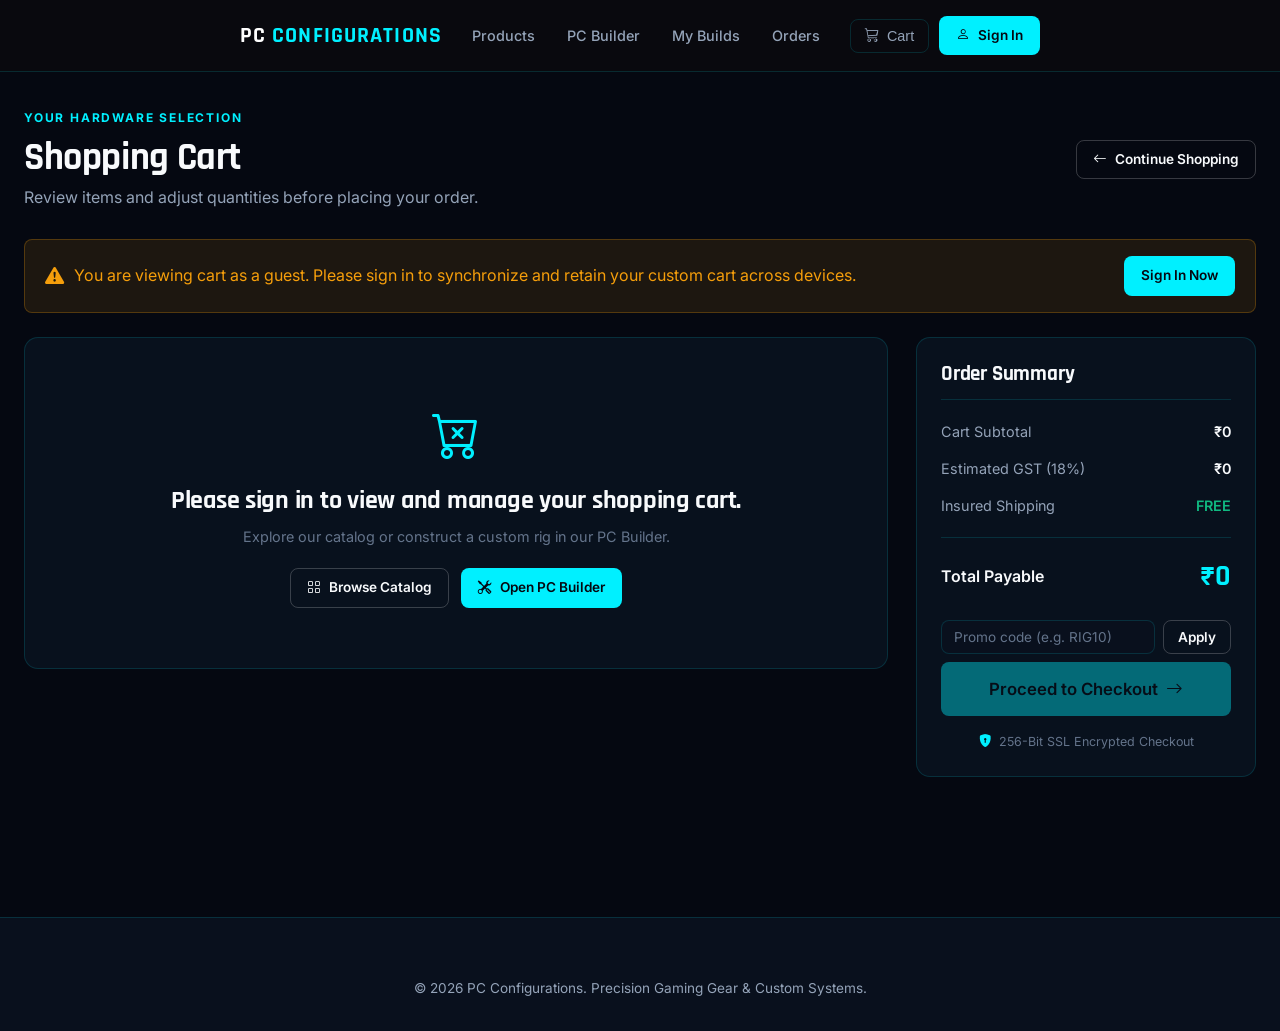
<file: frontend/pages/cart.html>
<!DOCTYPE html>
<html lang="en">
<head>
  <meta charset="UTF-8">
  <meta name="viewport" content="width=device-width, initial-scale=1.0">
  <title>Shopping Cart — PC Configurations</title>
  <meta name="description" content="Review your custom PC components and accessories before proceeding to secure checkout.">
  <link rel="stylesheet" href="https://cdn.jsdelivr.net/npm/bootstrap-icons@1.11.3/font/bootstrap-icons.min.css">
  <link rel="stylesheet" href="../css/style.css">
</head>
<body>

  <main class="page-main">
    <div class="container" style="padding-top: 36px; padding-bottom: 60px;">
      
      <!-- Cart Header -->
      <div style="display:flex; justify-content:space-between; align-items:center; flex-wrap:wrap; gap:16px; margin-bottom:28px;">
        <div>
          <div class="section-label">Your Hardware Selection</div>
          <h1 style="font-size:2.4rem; margin-bottom:4px;">Shopping Cart</h1>
          <p id="cart-item-summary">Review items and adjust quantities before placing your order.</p>
        </div>
        <div style="display:flex; gap:12px;">
          <a href="./products.html" class="btn btn-outline btn-sm">
            <i class="bi bi-arrow-left"></i> Continue Shopping
          </a>
          <button class="btn btn-danger btn-sm" id="btn-clear-cart" style="display:none;">
            <i class="bi bi-trash"></i> Clear Cart
          </button>
        </div>
      </div>

      <!-- Auth Warning if guest -->
      <div id="auth-alert" style="display:none; padding:16px 20px; border-radius:var(--radius-sm); background:rgba(245,158,11,0.1); border:1px solid rgba(245,158,11,0.25); color:var(--yellow); margin-bottom:24px; align-items:center; justify-content:space-between; flex-wrap:wrap; gap:12px;">
        <div style="display:flex; align-items:center; gap:10px;">
          <i class="bi bi-exclamation-triangle-fill" style="font-size:1.2rem;"></i>
          <span>You are viewing cart as a guest. Please sign in to synchronize and retain your custom cart across devices.</span>
        </div>
        <a href="./login.html" class="btn btn-primary btn-sm">Sign In Now</a>
      </div>

      <!-- Cart Layout -->
      <div class="cart-layout" id="cart-container">
        
        <!-- Left: Items list -->
        <div style="display:flex; flex-direction:column; gap:16px;" id="cart-items-list">
          <div style="text-align:center; padding:60px; background:var(--bg-card); border-radius:var(--radius); border:1px solid var(--border);">
            <div class="spinner" style="margin:0 auto 16px;"></div>
            <p>Loading your cart items...</p>
          </div>
        </div>

        <!-- Right: Summary Card -->
        <aside style="background:var(--bg-card); border:1px solid var(--border); border-radius:var(--radius); padding:24px; position:sticky; top:calc(var(--nav-h) + 20px);">
          <h3 style="font-family:'Rajdhani'; font-size:1.3rem; margin-bottom:20px; padding-bottom:12px; border-bottom:1px solid var(--border);">
            Order Summary
          </h3>

          <div style="display:flex; flex-direction:column; gap:14px; margin-bottom:20px; font-size:0.9rem;">
            <div style="display:flex; justify-content:space-between; color:var(--text-secondary);">
              <span>Cart Subtotal</span>
              <span id="summary-subtotal" style="color:var(--text-primary); font-weight:600;">₹0</span>
            </div>
            <div style="display:flex; justify-content:space-between; color:var(--text-secondary);">
              <span>Estimated GST (18%)</span>
              <span id="summary-gst" style="color:var(--text-primary); font-weight:600;">₹0</span>
            </div>
            <div style="display:flex; justify-content:space-between; color:var(--text-secondary);">
              <span>Insured Shipping</span>
              <span style="color:var(--green); font-weight:600;">FREE</span>
            </div>
          </div>

          <div style="padding-top:16px; border-top:1px solid var(--border); display:flex; justify-content:space-between; align-items:center; margin-bottom:20px;">
            <span style="font-weight:600; color:var(--text-primary);">Total Payable</span>
            <span id="summary-total" style="font-family:'Rajdhani'; font-size:1.8rem; font-weight:700; color:var(--accent);">₹0</span>
          </div>

          <!-- Promo Code Input -->
          <div style="display:flex; gap:8px; margin-bottom:20px;">
            <input type="text" id="coupon-code" class="form-control" placeholder="Promo code (e.g. RIG10)" style="padding:8px 12px; font-size:0.85rem;">
            <button class="btn btn-outline btn-sm" id="btn-apply-coupon" style="padding:8px 14px;">Apply</button>
          </div>
          <div id="coupon-status" style="font-size:0.75rem; margin-top:-12px; margin-bottom:16px;"></div>

          <button class="btn btn-primary btn-full btn-lg" id="btn-proceed-checkout" disabled>
            Proceed to Checkout <i class="bi bi-arrow-right"></i>
          </button>

          <div style="margin-top:16px; display:flex; align-items:center; justify-content:center; gap:8px; font-size:0.78rem; color:var(--text-muted);">
            <i class="bi bi-shield-lock-fill text-accent"></i> 256-Bit SSL Encrypted Checkout
          </div>
        </aside>

      </div>

    </div>
  </main>

  <footer class="footer">
    <div class="container" style="text-align:center; color:var(--text-muted); font-size:0.85rem;">
      <p>© 2026 PC Configurations. Precision Gaming Gear & Custom Systems.</p>
    </div>
  </footer>

  <script type="module">
    import { renderNavbar } from '../js/navbar.js';
    import { api } from '../js/api.js';
    import { formatPrice, imgFallback, stockBadge } from '../js/utils.js';
    import { toast } from '../js/toast.js';
    import { auth } from '../js/auth.js';

    renderNavbar('cart');

    let currentCart = null;
    let discountPercent = 0;

    async function loadCart() {
      if (!auth.isLoggedIn()) {
        document.getElementById('auth-alert').style.display = 'flex';
        renderEmptyCart('Please sign in to view and manage your shopping cart.');
        return;
      }

      try {
        currentCart = await api.getCart();
        renderCartUI();
      } catch (err) {
        renderEmptyCart('Could not retrieve cart. Please try again.');
      }
    }

    function renderEmptyCart(msg = 'Your shopping cart is currently empty.') {
      const container = document.getElementById('cart-items-list');
      document.getElementById('btn-clear-cart').style.display = 'none';
      document.getElementById('btn-proceed-checkout').disabled = true;
      document.getElementById('summary-subtotal').textContent = '₹0';
      document.getElementById('summary-gst').textContent = '₹0';
      document.getElementById('summary-total').textContent = '₹0';

      container.innerHTML = `
        <div style="text-align:center; padding:60px; background:var(--bg-card); border-radius:var(--radius); border:1px solid var(--border);">
          <i class="bi bi-cart-x text-accent" style="font-size:3rem; margin-bottom:12px; display:inline-block;"></i>
          <h3 style="font-family:'Rajdhani'; font-size:1.6rem; margin-bottom:8px;">${msg}</h3>
          <p style="color:var(--text-muted); font-size:0.9rem; margin-bottom:20px;">Explore our catalog or construct a custom rig in our PC Builder.</p>
          <div style="display:flex; justify-content:center; gap:12px;">
            <a href="./products.html" class="btn btn-outline btn-sm"><i class="bi bi-grid"></i> Browse Catalog</a>
            <a href="./builder.html" class="btn btn-primary btn-sm"><i class="bi bi-tools"></i> Open PC Builder</a>
          </div>
        </div>
      `;
    }

    function renderCartUI() {
      const container = document.getElementById('cart-items-list');
      const clearBtn = document.getElementById('btn-clear-cart');
      const checkoutBtn = document.getElementById('btn-proceed-checkout');

      const items = currentCart?.items || [];
      if (items.length === 0) {
        renderEmptyCart();
        return;
      }

      clearBtn.style.display = 'inline-flex';
      checkoutBtn.disabled = false;

      container.innerHTML = items.map(item => `
        <div class="cart-item-card" id="cart-item-${item.id}">
          <img src="${imgFallback(item.imageUrl, item.productCategory)}" alt="${item.productName}" class="cart-item-img">
          
          <div class="cart-item-info">
            <div style="display:flex; justify-content:space-between; align-items:flex-start;">
              <div>
                <span class="badge badge-accent" style="font-size:0.65rem; margin-bottom:4px;">${item.productCategory}</span>
                <div class="cart-item-name">${item.productName}</div>
                <div class="cart-item-meta">${item.productBrand} • ${formatPrice(item.unitPrice)} each</div>
              </div>
              <div class="cart-item-price">${formatPrice(item.subtotal)}</div>
            </div>

            <div style="display:flex; justify-content:space-between; align-items:center; margin-top:12px;">
              <div class="qty-control">
                <button class="qty-btn btn-qty-minus" data-id="${item.id}" data-qty="${item.quantity - 1}">-</button>
                <span class="qty-value">${item.quantity}</span>
                <button class="qty-btn btn-qty-plus" data-id="${item.id}" data-qty="${item.quantity + 1}">+</button>
              </div>

              <button class="btn btn-ghost btn-sm remove-item-btn" data-id="${item.id}" style="color:var(--red); padding:4px 8px;">
                <i class="bi bi-trash"></i> Remove
              </button>
            </div>
          </div>
        </div>
      `).join('');

      // Wire Quantity Minus
      container.querySelectorAll('.btn-qty-minus').forEach(btn => {
        btn.onclick = async () => {
          const id = btn.dataset.id;
          const newQty = parseInt(btn.dataset.qty);
          if (newQty <= 0) {
            await removeItem(id);
          } else {
            await updateQty(id, newQty);
          }
        };
      });

      // Wire Quantity Plus
      container.querySelectorAll('.btn-qty-plus').forEach(btn => {
        btn.onclick = async () => {
          const id = btn.dataset.id;
          const newQty = parseInt(btn.dataset.qty);
          await updateQty(id, newQty);
        };
      });

      // Wire Remove
      container.querySelectorAll('.remove-item-btn').forEach(btn => {
        btn.onclick = () => removeItem(btn.dataset.id);
      });

      // Compute calculations
      const rawTotal = Number(currentCart.total || 0);
      const discount = rawTotal * (discountPercent / 100);
      const discountedSubtotal = rawTotal - discount;
      const gst = discountedSubtotal * 0.18;
      const finalPayable = discountedSubtotal; // Assuming gross prices include or display transparently

      document.getElementById('summary-subtotal').textContent = formatPrice(discountedSubtotal);
      document.getElementById('summary-gst').textContent = formatPrice(gst);
      document.getElementById('summary-total').textContent = formatPrice(finalPayable);
    }

    async function updateQty(itemId, quantity) {
      try {
        currentCart = await api.updateCartItem(itemId, quantity);
        window.dispatchEvent(new CustomEvent('cart-update'));
        renderCartUI();
        toast.info('Cart updated');
      } catch (err) {
        toast.error(err.message || 'Failed to update quantity');
      }
    }

    async function removeItem(itemId) {
      try {
        currentCart = await api.removeCartItem(itemId);
        window.dispatchEvent(new CustomEvent('cart-update'));
        renderCartUI();
        toast.info('Item removed from cart');
      } catch (err) {
        toast.error(err.message || 'Failed to remove item');
      }
    }

    // Clear cart
    document.getElementById('btn-clear-cart').onclick = async () => {
      if (!confirm('Are you sure you want to remove all items from your cart?')) return;
      try {
        await api.clearCart();
        currentCart = { items: [], total: 0, itemCount: 0 };
        window.dispatchEvent(new CustomEvent('cart-update'));
        renderEmptyCart();
        toast.info('Cart cleared');
      } catch (err) {
        toast.error(err.message || 'Failed to clear cart');
      }
    };

    // Apply Coupon
    document.getElementById('btn-apply-coupon').onclick = () => {
      const code = document.getElementById('coupon-code').value.trim().toUpperCase();
      const status = document.getElementById('coupon-status');
      if (code === 'RIG10' || code === 'GAMER10') {
        discountPercent = 10;
        status.style.color = 'var(--green)';
        status.textContent = 'Coupon applied: 10% Discount!';
        renderCartUI();
        toast.success('10% discount applied to your order!');
      } else if (code) {
        status.style.color = 'var(--red)';
        status.textContent = 'Invalid promo code. Try RIG10';
      }
    };

    // Checkout redirect
    document.getElementById('btn-proceed-checkout').onclick = () => {
      window.location.href = './checkout.html';
    };

    loadCart();
  </script>
</body>
</html>
</file>
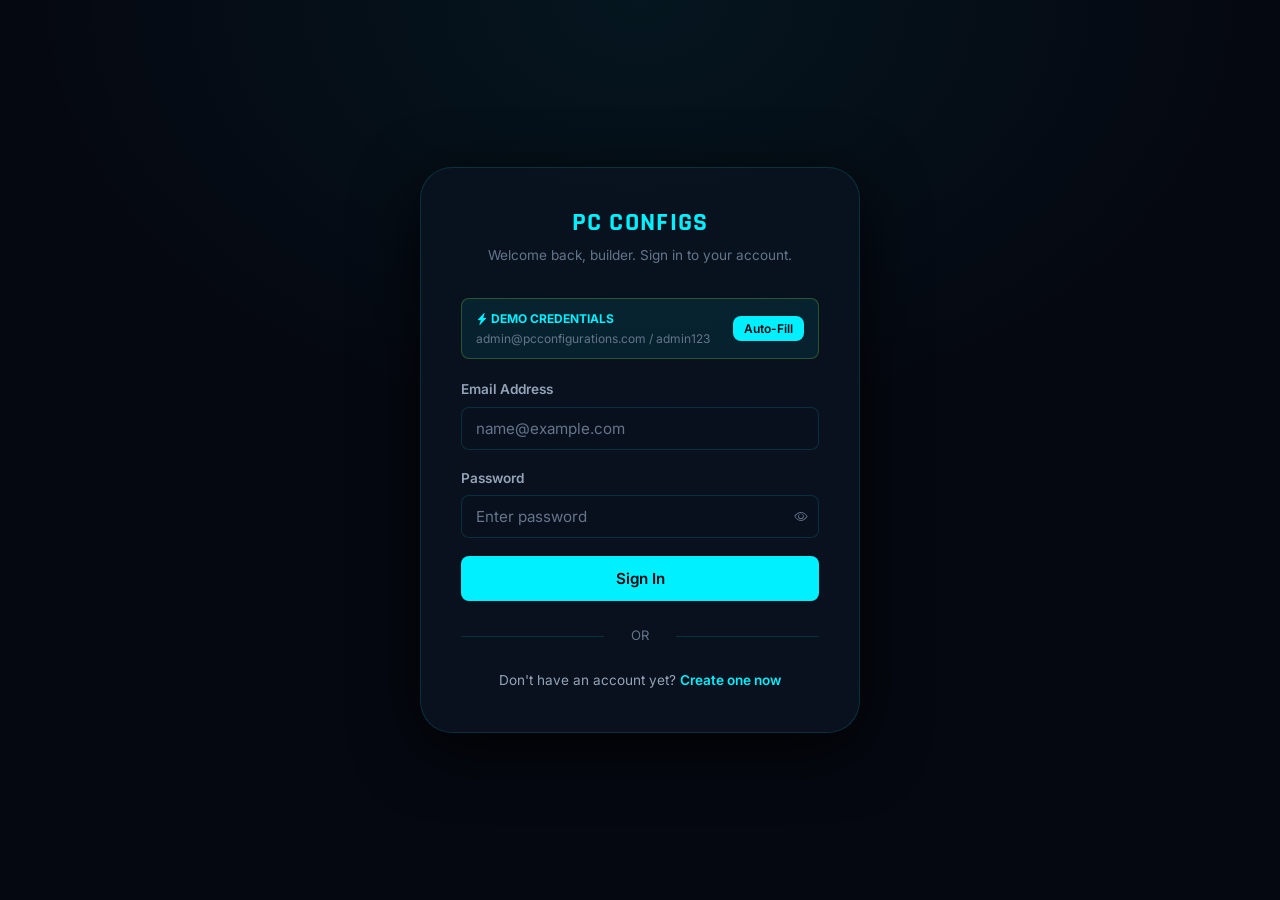
<file: frontend/pages/checkout.html>
<!DOCTYPE html>
<html lang="en">
<head>
  <meta charset="UTF-8">
  <meta name="viewport" content="width=device-width, initial-scale=1.0">
  <title>Checkout & Payment — PC Configurations</title>
  <meta name="description" content="Secure checkout, fast courier fulfillment, and multi-gateway payment processing.">
  <link rel="stylesheet" href="https://cdn.jsdelivr.net/npm/bootstrap-icons@1.11.3/font/bootstrap-icons.min.css">
  <link rel="stylesheet" href="../css/style.css">
</head>
<body>

  <main class="page-main">
    <div class="container" style="padding-top: 36px; padding-bottom: 60px;">
      
      <!-- Checkout Header -->
      <div style="margin-bottom:28px;">
        <div class="section-label">Order Finalization</div>
        <h1 style="font-size:2.4rem; margin-bottom:4px;">Secure Checkout</h1>
        <p>Complete your shipping information and choose a preferred payment method.</p>
      </div>

      <div class="cart-layout" style="align-items:start;">

        <!-- Left: Address & Payment Method Form -->
        <div style="display:flex; flex-direction:column; gap:24px;">

          <!-- Step 1: Shipping Address -->
          <div style="background:var(--bg-card); border:1px solid var(--border); border-radius:var(--radius); padding:24px;">
            <div style="display:flex; align-items:center; gap:12px; margin-bottom:20px; padding-bottom:12px; border-bottom:1px solid var(--border);">
              <span style="width:28px; height:28px; border-radius:50%; background:var(--accent); color:var(--bg-primary); display:flex; align-items:center; justify-content:center; font-weight:700; font-size:0.85rem;">1</span>
              <h3 style="font-family:'Rajdhani'; font-size:1.3rem; margin:0;">Shipping & Contact Information</h3>
            </div>

            <form id="shipping-form" style="display:grid; grid-template-columns:1fr 1fr; gap:16px;">
              <div class="form-group" style="grid-column:1/-1;">
                <label class="form-label">Full Name *</label>
                <input type="text" id="ship-name" class="form-control" placeholder="e.g. Rahul Sharma" required>
              </div>

              <div class="form-group">
                <label class="form-label">Phone Number *</label>
                <input type="tel" id="ship-phone" class="form-control" placeholder="+91 98765 43210" required>
              </div>

              <div class="form-group">
                <label class="form-label">Email Address *</label>
                <input type="email" id="ship-email" class="form-control" placeholder="rahul@example.com" required>
              </div>

              <div class="form-group" style="grid-column:1/-1;">
                <label class="form-label">Street Address *</label>
                <input type="text" id="ship-address" class="form-control" placeholder="House/Flat No., Building Name, Street" required>
              </div>

              <div class="form-group">
                <label class="form-label">City *</label>
                <input type="text" id="ship-city" class="form-control" placeholder="Bengaluru / Mumbai / Delhi" required>
              </div>

              <div class="form-group">
                <label class="form-label">Postal / PIN Code *</label>
                <input type="text" id="ship-pincode" class="form-control" placeholder="560001" required>
              </div>
            </form>
          </div>

          <!-- Step 2: Payment Method -->
          <div style="background:var(--bg-card); border:1px solid var(--border); border-radius:var(--radius); padding:24px;">
            <div style="display:flex; align-items:center; gap:12px; margin-bottom:20px; padding-bottom:12px; border-bottom:1px solid var(--border);">
              <span style="width:28px; height:28px; border-radius:50%; background:var(--accent); color:var(--bg-primary); display:flex; align-items:center; justify-content:center; font-weight:700; font-size:0.85rem;">2</span>
              <h3 style="font-family:'Rajdhani'; font-size:1.3rem; margin:0;">Select Payment Gateway</h3>
            </div>

            <!-- Payment Options -->
            <div style="display:grid; grid-template-columns:1fr 1fr; gap:14px; margin-bottom:20px;" id="payment-options">
              
              <label class="payment-card active" style="padding:16px; border:2px solid var(--accent); border-radius:var(--radius-sm); background:var(--accent-dark); cursor:pointer; display:flex; align-items:center; gap:12px;">
                <input type="radio" name="paymentMethod" value="UPI" checked style="accent-color:var(--accent);">
                <div>
                  <div style="font-weight:700; font-size:0.95rem; color:var(--text-primary);"><i class="bi bi-qr-code text-accent"></i> UPI (Instant)</div>
                  <div style="font-size:0.75rem; color:var(--text-muted);">GPay, PhonePe, Paytm, BHIM</div>
                </div>
              </label>

              <label class="payment-card" style="padding:16px; border:1px solid var(--border); border-radius:var(--radius-sm); background:var(--bg-secondary); cursor:pointer; display:flex; align-items:center; gap:12px;">
                <input type="radio" name="paymentMethod" value="CARD" style="accent-color:var(--accent);">
                <div>
                  <div style="font-weight:700; font-size:0.95rem; color:var(--text-primary);"><i class="bi bi-credit-card text-accent"></i> Credit / Debit Card</div>
                  <div style="font-size:0.75rem; color:var(--text-muted);">Visa, MasterCard, RuPay</div>
                </div>
              </label>

              <label class="payment-card" style="padding:16px; border:1px solid var(--border); border-radius:var(--radius-sm); background:var(--bg-secondary); cursor:pointer; display:flex; align-items:center; gap:12px;">
                <input type="radio" name="paymentMethod" value="NET_BANKING" style="accent-color:var(--accent);">
                <div>
                  <div style="font-weight:700; font-size:0.95rem; color:var(--text-primary);"><i class="bi bi-bank text-accent"></i> Net Banking</div>
                  <div style="font-size:0.75rem; color:var(--text-muted);">All major Indian banks</div>
                </div>
              </label>

              <label class="payment-card" style="padding:16px; border:1px solid var(--border); border-radius:var(--radius-sm); background:var(--bg-secondary); cursor:pointer; display:flex; align-items:center; gap:12px;">
                <input type="radio" name="paymentMethod" value="CASH_ON_DELIVERY" style="accent-color:var(--accent);">
                <div>
                  <div style="font-weight:700; font-size:0.95rem; color:var(--text-primary);"><i class="bi bi-cash-stack text-accent"></i> Cash on Delivery</div>
                  <div style="font-size:0.75rem; color:var(--text-muted);">Pay upon courier handover</div>
                </div>
              </label>

            </div>

            <!-- Dynamic Payment Details Box -->
            <div id="payment-details-box" style="background:var(--bg-secondary); border:1px solid var(--border); border-radius:var(--radius-sm); padding:16px;">
              <div id="upi-details">
                <label class="form-label">Virtual Payment Address (VPA / UPI ID)</label>
                <input type="text" id="upi-vpa" class="form-control" placeholder="yourname@okhdfcbank or yourname@paytm" value="user@okaxis">
                <div style="font-size:0.75rem; color:var(--text-muted); margin-top:6px;">
                  A collect request will be pushed directly to your UPI application.
                </div>
              </div>
              <div id="card-details" style="display:none;">
                <div class="form-group" style="margin-bottom:12px;">
                  <label class="form-label">Card Number</label>
                  <input type="text" class="form-control" placeholder="•••• •••• •••• 4242" value="4532 8921 7382 4242">
                </div>
                <div style="display:grid; grid-template-columns:1fr 1fr; gap:12px;">
                  <div class="form-group">
                    <label class="form-label">Expiry (MM/YY)</label>
                    <input type="text" class="form-control" placeholder="12/28" value="08/29">
                  </div>
                  <div class="form-group">
                    <label class="form-label">CVV</label>
                    <input type="password" class="form-control" placeholder="•••" value="888" maxlength="3">
                  </div>
                </div>
              </div>
            </div>

          </div>

        </div>

        <!-- Right: Order Summary -->
        <aside style="background:var(--bg-card); border:1px solid var(--border); border-radius:var(--radius); padding:24px; position:sticky; top:calc(var(--nav-h) + 20px);">
          <h3 style="font-family:'Rajdhani'; font-size:1.3rem; margin-bottom:16px; padding-bottom:12px; border-bottom:1px solid var(--border);">
            Order Review
          </h3>

          <div id="checkout-items-list" style="max-height:220px; overflow-y:auto; display:flex; flex-direction:column; gap:10px; margin-bottom:16px; padding-right:4px;">
            <!-- Rendered via JS -->
          </div>

          <div style="border-top:1px solid var(--border); padding-top:14px; display:flex; flex-direction:column; gap:10px; font-size:0.9rem;">
            <div style="display:flex; justify-content:space-between; color:var(--text-secondary);">
              <span>Subtotal</span>
              <span id="chk-subtotal" style="color:var(--text-primary); font-weight:600;">₹0</span>
            </div>
            <div style="display:flex; justify-content:space-between; color:var(--text-secondary);">
              <span>Express Insured Shipping</span>
              <span style="color:var(--green); font-weight:600;">FREE</span>
            </div>
            <div style="display:flex; justify-content:space-between; color:var(--text-secondary);">
              <span>Assembly & Cable Routing</span>
              <span style="color:var(--green); font-weight:600;">COMPLIMENTARY</span>
            </div>
          </div>

          <div style="padding-top:16px; border-top:1px solid var(--border); display:flex; justify-content:space-between; align-items:center; margin-top:16px; margin-bottom:20px;">
            <span style="font-weight:600; color:var(--text-primary);">Total Amount</span>
            <span id="chk-total" style="font-family:'Rajdhani'; font-size:1.8rem; font-weight:700; color:var(--accent);">₹0</span>
          </div>

          <button class="btn btn-primary btn-full btn-lg" id="btn-place-order">
            <i class="bi bi-lock-fill"></i> Place Order & Pay
          </button>
          
          <div style="margin-top:16px; text-align:center; font-size:0.75rem; color:var(--text-muted);">
            By placing order, you agree to PC Configurations Terms of Sale and Brand Replacement Guarantee.
          </div>
        </aside>

      </div>

    </div>
  </main>

  <!-- Success Order Modal -->
  <div class="modal-overlay" id="order-success-modal">
    <div class="modal" style="max-width:520px; text-align:center;">
      <div class="modal-body" style="padding:36px 24px;">
        <div style="width:64px; height:64px; border-radius:50%; background:rgba(34,197,94,0.15); border:2px solid var(--green); display:flex; align-items:center; justify-content:center; margin:0 auto 20px; font-size:2rem; color:var(--green);">
          <i class="bi bi-check-lg"></i>
        </div>
        <h2 style="font-family:'Rajdhani'; font-size:2rem; margin-bottom:8px;">Order Successfully Placed!</h2>
        <p style="color:var(--text-secondary); margin-bottom:20px;">Thank you for choosing PC Configurations. Your customized order is now being queued in our technician assembly bench.</p>
        
        <div style="background:var(--bg-secondary); border:1px solid var(--border); border-radius:var(--radius-sm); padding:16px; margin-bottom:24px; text-align:left; font-size:0.9rem;">
          <div style="display:flex; justify-content:space-between; margin-bottom:8px;">
            <span style="color:var(--text-muted);">Order Reference:</span>
            <span id="confirmed-order-id" style="font-weight:700; color:var(--accent);">#PC-0000</span>
          </div>
          <div style="display:flex; justify-content:space-between; margin-bottom:8px;">
            <span style="color:var(--text-muted);">Payment Method:</span>
            <span id="confirmed-payment-method" style="font-weight:600; color:white;">UPI</span>
          </div>
          <div style="display:flex; justify-content:space-between;">
            <span style="color:var(--text-muted);">Est. Delivery:</span>
            <span id="confirmed-delivery-date" style="font-weight:600; color:var(--green);">3 - 5 Business Days</span>
          </div>
        </div>

        <div style="display:flex; gap:12px;">
          <a href="./orders.html" class="btn btn-primary" style="flex:1;">
            <i class="bi bi-box-seam"></i> View Order Details
          </a>
          <a href="../index.html" class="btn btn-outline" style="flex:1;">
            Return to Home
          </a>
        </div>
      </div>
    </div>
  </div>

  <footer class="footer">
    <div class="container" style="text-align:center; color:var(--text-muted); font-size:0.85rem;">
      <p>© 2026 PC Configurations. Precision Gaming Gear & Custom Systems.</p>
    </div>
  </footer>

  <script type="module">
    import { renderNavbar } from '../js/navbar.js';
    import { api } from '../js/api.js';
    import { formatPrice, imgFallback } from '../js/utils.js';
    import { toast } from '../js/toast.js';
    import { auth } from '../js/auth.js';

    renderNavbar('cart');

    let currentCart = null;
    let selectedPayment = 'UPI';

    async function initCheckout() {
      if (!auth.isLoggedIn()) {
        toast.warning('Please log in before accessing checkout');
        window.location.href = './login.html?redirect=checkout';
        return;
      }

      // Pre-fill user profile info if present
      const user = auth.getUser();
      if (user) {
        if (user.fullName) document.getElementById('ship-name').value = user.fullName;
        if (user.email) document.getElementById('ship-email').value = user.email;
      }

      try {
        currentCart = await api.getCart();
        const items = currentCart?.items || [];
        if (items.length === 0) {
          toast.info('Your cart is empty');
          window.location.href = './cart.html';
          return;
        }

        renderReview();
      } catch (err) {
        toast.error('Failed to load cart for checkout.');
        window.location.href = './cart.html';
      }
    }

    function renderReview() {
      const itemsList = document.getElementById('checkout-items-list');
      const items = currentCart.items;

      itemsList.innerHTML = items.map(item => `
        <div style="display:flex; justify-content:space-between; align-items:center; background:var(--bg-secondary); padding:8px 12px; border-radius:var(--radius-sm); font-size:0.85rem;">
          <div style="overflow:hidden; text-overflow:ellipsis; white-space:nowrap; max-width:200px;">
            <span style="font-weight:600;">${item.productName}</span>
            <div style="font-size:0.75rem; color:var(--text-muted);">Qty: ${item.quantity} × ${formatPrice(item.unitPrice)}</div>
          </div>
          <span style="font-weight:700; color:var(--accent);">${formatPrice(item.subtotal)}</span>
        </div>
      `).join('');

      const total = Number(currentCart.total || 0);
      document.getElementById('chk-subtotal').textContent = formatPrice(total);
      document.getElementById('chk-total').textContent = formatPrice(total);
    }

    // Payment method radio selection
    document.querySelectorAll('input[name="paymentMethod"]').forEach(radio => {
      radio.addEventListener('change', (e) => {
        selectedPayment = e.target.value;
        document.querySelectorAll('.payment-card').forEach(c => {
          c.classList.remove('active');
          c.style.borderColor = 'var(--border)';
          c.style.background = 'var(--bg-secondary)';
        });
        const card = e.target.closest('.payment-card');
        card.classList.add('active');
        card.style.borderColor = 'var(--accent)';
        card.style.background = 'var(--accent-dark)';

        // Toggle details
        const upiBox = document.getElementById('upi-details');
        const cardBox = document.getElementById('card-details');
        if (selectedPayment === 'UPI') {
          upiBox.style.display = 'block';
          cardBox.style.display = 'none';
        } else if (selectedPayment === 'CARD') {
          upiBox.style.display = 'none';
          cardBox.style.display = 'block';
        } else {
          upiBox.style.display = 'none';
          cardBox.style.display = 'none';
        }
      });
    });

    // Place Order
    document.getElementById('btn-place-order').onclick = async function() {
      const name = document.getElementById('ship-name').value.trim();
      const phone = document.getElementById('ship-phone').value.trim();
      const address = document.getElementById('ship-address').value.trim();
      const city = document.getElementById('ship-city').value.trim();
      const pin = document.getElementById('ship-pincode').value.trim();

      if (!name || !phone || !address || !city || !pin) {
        toast.warning('Please complete all required shipping fields');
        return;
      }

      this.disabled = true;
      this.innerHTML = `<span class="spinner"></span> Processing Transaction...`;

      try {
        const order = await api.createOrder({
          paymentMethod: selectedPayment
        });

        // Broadcast cart clear
        window.dispatchEvent(new CustomEvent('cart-update'));

        // Show confirmation modal
        document.getElementById('confirmed-order-id').textContent = `#PC-${String(order.id).padStart(5, '0')}`;
        document.getElementById('confirmed-payment-method').textContent = selectedPayment;
        
        const deliveryDate = new Date();
        deliveryDate.setDate(deliveryDate.getDate() + 4);
        document.getElementById('confirmed-delivery-date').textContent = deliveryDate.toLocaleDateString('en-IN', {
          weekday: 'short', month: 'short', day: 'numeric'
        });

        document.getElementById('order-success-modal').classList.add('open');
      } catch (err) {
        toast.error(err.message || 'Payment processing failed. Please check cart and stock.');
        this.disabled = false;
        this.innerHTML = `<i class="bi bi-lock-fill"></i> Place Order & Pay`;
      }
    };

    initCheckout();
  </script>
</body>
</html>
</file>
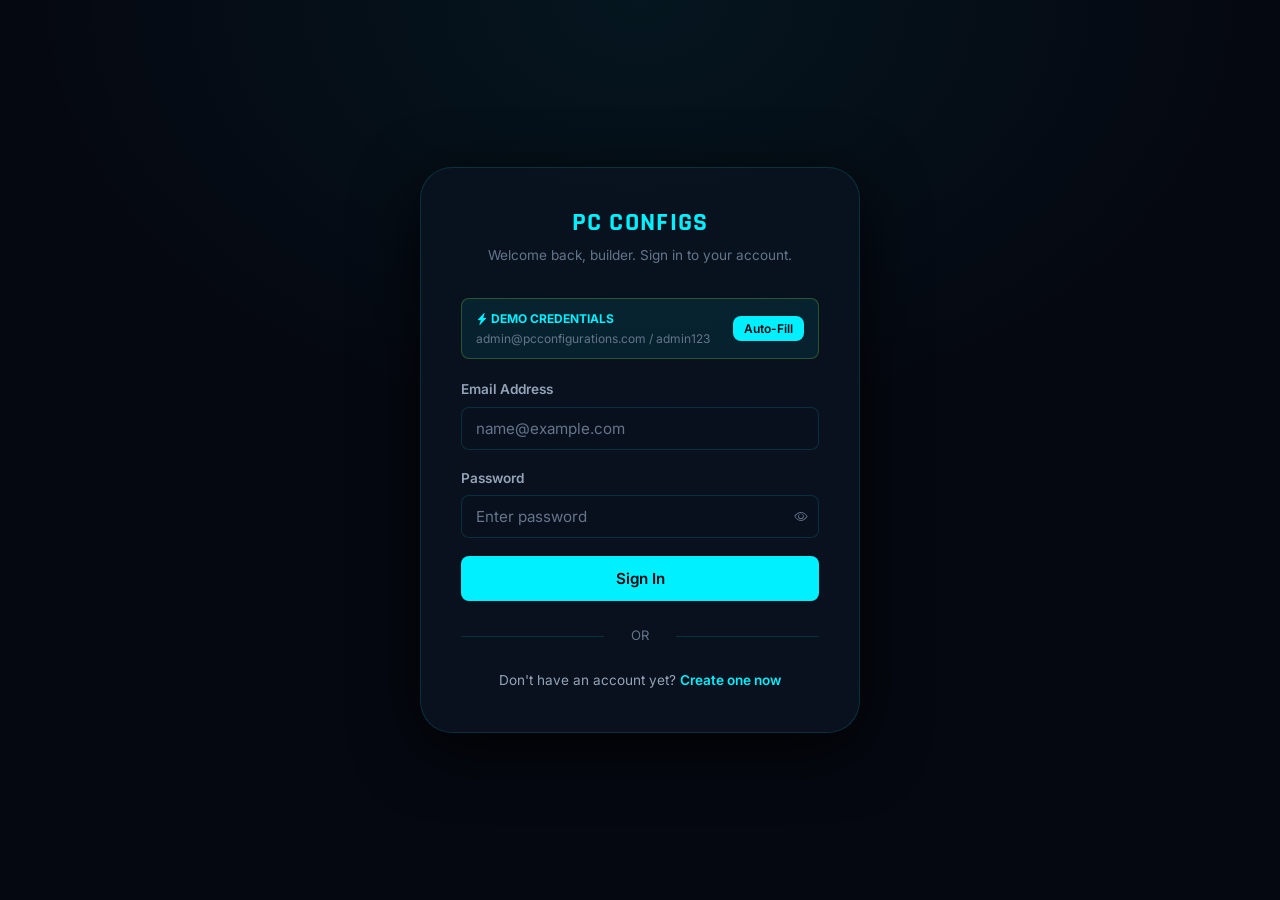
<file: frontend/pages/dashboard.html>
<!DOCTYPE html>
<html lang="en">
<head>
  <meta charset="UTF-8">
  <meta name="viewport" content="width=device-width, initial-scale=1.0">
  <title>User Dashboard — PC Configurations</title>
  <meta name="description" content="View your saved custom PC builds, order tracking, and backend algorithms benchmark telemetry.">
  <link rel="stylesheet" href="https://cdn.jsdelivr.net/npm/bootstrap-icons@1.11.3/font/bootstrap-icons.min.css">
  <link rel="stylesheet" href="../css/style.css">
</head>
<body>

  <main class="page-main">
    <div class="container" style="padding-top: 36px; padding-bottom: 60px;">
      
      <!-- User Profile Header -->
      <div style="background:var(--bg-card); border:1px solid var(--border); border-radius:var(--radius-lg); padding:28px; margin-bottom:28px; display:flex; justify-content:space-between; align-items:center; flex-wrap:wrap; gap:20px;">
        <div style="display:flex; align-items:center; gap:20px;">
          <div id="user-avatar" style="width:68px; height:68px; border-radius:50%; background:var(--accent-dark); border:2px solid var(--accent); color:var(--accent); display:flex; align-items:center; justify-content:center; font-family:'Rajdhani'; font-size:1.8rem; font-weight:700;">
            U
          </div>
          <div>
            <div style="display:flex; align-items:center; gap:10px; margin-bottom:4px;">
              <h2 id="dash-user-name" style="font-size:1.8rem; margin:0;">Builder</h2>
              <span id="dash-user-role" class="badge badge-accent">USER</span>
            </div>
            <div id="dash-user-email" style="color:var(--text-muted); font-size:0.9rem;">user@example.com</div>
          </div>
        </div>

        <div style="display:flex; gap:12px;">
          <a href="./builder.html" class="btn btn-primary btn-sm">
            <i class="bi bi-tools"></i> New PC Build
          </a>
          <button class="btn btn-danger btn-sm" id="btn-dash-logout">
            <i class="bi bi-box-arrow-right"></i> Sign Out
          </button>
        </div>
      </div>

      <!-- Quick Metrics Cards -->
      <div class="stats-grid">
        <div class="stat-card">
          <div class="stat-value" id="stat-total-orders">0</div>
          <div class="stat-label"><i class="bi bi-box-seam text-accent"></i> Total Orders Placed</div>
        </div>

        <div class="stat-card">
          <div class="stat-value" id="stat-total-spent">₹0</div>
          <div class="stat-label"><i class="bi bi-wallet2 text-accent"></i> Total Capital Invested</div>
        </div>

        <div class="stat-card">
          <div class="stat-value" id="stat-saved-builds">0</div>
          <div class="stat-label"><i class="bi bi-cpu text-accent"></i> Saved Custom Builds</div>
        </div>
      </div>

      <!-- Dashboard Navigation Tabs -->
      <div style="display:flex; gap:12px; border-bottom:1px solid var(--border); padding-bottom:12px; margin-bottom:24px; flex-wrap:wrap;">
        <button class="btn btn-outline btn-sm tab-btn active" data-tab="builds">
          <i class="bi bi-cpu"></i> Saved PC Configurations
        </button>
        <button class="btn btn-outline btn-sm tab-btn" data-tab="orders">
          <i class="bi bi-receipt"></i> Recent Orders
        </button>
        <button class="btn btn-outline btn-sm tab-btn" data-tab="algorithms">
          <i class="bi bi-cpu-fill"></i> Algorithms Benchmark
        </button>
      </div>

      <!-- Tab 1: Saved Builds -->
      <div id="tab-content-builds" class="tab-pane">
        <div id="saved-builds-list" style="display:grid; grid-template-columns:repeat(auto-fill, minmax(320px, 1fr)); gap:20px;">
          <!-- Loaded via JS -->
        </div>
      </div>

      <!-- Tab 2: Recent Orders -->
      <div id="tab-content-orders" class="tab-pane" style="display:none;">
        <div id="recent-orders-list" style="display:flex; flex-direction:column; gap:16px;">
          <!-- Loaded via JS -->
        </div>
      </div>

      <!-- Tab 3: Algorithms & Benchmarks -->
      <div id="tab-content-algorithms" class="tab-pane" style="display:none;">
        <div style="background:var(--bg-card); border:1px solid var(--border); border-radius:var(--radius); padding:24px;">
          <div style="display:flex; justify-content:space-between; align-items:center; margin-bottom:20px; flex-wrap:wrap; gap:12px;">
            <div>
              <h3 style="font-family:'Rajdhani'; font-size:1.4rem; margin-bottom:4px;">
                <i class="bi bi-code-square text-accent"></i> Java Data Structures & Algorithms Telemetry
              </h3>
              <p style="font-size:0.85rem; color:var(--text-muted);">
                Live execution of custom LinkedList, Stack, MergeSort O(n log n), and BinarySearch O(log n).
              </p>
            </div>
            <button class="btn btn-primary btn-sm" id="btn-run-algo-test">
              <i class="bi bi-play-circle-fill"></i> Run Live Algorithm Test
            </button>
          </div>

          <div id="algo-results-box" style="display:grid; grid-template-columns:1fr 1fr; gap:16px;">
            <div style="background:var(--bg-secondary); border:1px solid var(--border); border-radius:var(--radius-sm); padding:16px;">
              <div style="font-weight:700; color:var(--accent); font-size:0.85rem; margin-bottom:8px;">
                <i class="bi bi-sort-numeric-down"></i> MERGE SORT
              </div>
              <p style="font-size:0.8rem; color:var(--text-muted); margin-bottom:8px;">Sorts catalog products by price in O(n log n) divide-and-conquer strategy:</p>
              <pre id="algo-mergesort-view" style="background:var(--bg-primary); padding:10px; border-radius:4px; font-size:0.75rem; color:var(--text-primary); max-height:180px; overflow-y:auto;">Click 'Run Live Algorithm Test' to execute.</pre>
            </div>

            <div style="background:var(--bg-secondary); border:1px solid var(--border); border-radius:var(--radius-sm); padding:16px;">
              <div style="font-weight:700; color:var(--accent); font-size:0.85rem; margin-bottom:8px;">
                <i class="bi bi-search"></i> BINARY SEARCH
              </div>
              <p style="font-size:0.8rem; color:var(--text-muted); margin-bottom:8px;">Logarithmic product lookup by exact/prefix key in sorted catalog:</p>
              <pre id="algo-binarysearch-view" style="background:var(--bg-primary); padding:10px; border-radius:4px; font-size:0.75rem; color:var(--text-primary); max-height:180px; overflow-y:auto;">Ready for execution.</pre>
            </div>

            <div style="background:var(--bg-secondary); border:1px solid var(--border); border-radius:var(--radius-sm); padding:16px;">
              <div style="font-weight:700; color:var(--accent); font-size:0.85rem; margin-bottom:8px;">
                <i class="bi bi-stack"></i> CUSTOM SINGLY LINKED LIST & UNDO STACK
              </div>
              <p style="font-size:0.8rem; color:var(--text-muted); margin-bottom:8px;">Dynamic memory pointer nodes and LIFO stack supporting customization history:</p>
              <pre id="algo-stack-view" style="background:var(--bg-primary); padding:10px; border-radius:4px; font-size:0.75rem; color:var(--text-primary); max-height:180px; overflow-y:auto;">Ready for execution.</pre>
            </div>

            <div style="background:var(--bg-secondary); border:1px solid var(--border); border-radius:var(--radius-sm); padding:16px;">
              <div style="font-weight:700; color:var(--accent); font-size:0.85rem; margin-bottom:8px;">
                <i class="bi bi-lightning-charge-fill"></i> GREEDY PC BUILD ASSISTANT (PHASE 4)
              </div>
              <p style="font-size:0.8rem; color:var(--text-muted); margin-bottom:8px;">Greedily minimizes total cost across 5 mandatory categories within budget:</p>
              <pre id="algo-greedy-view" style="background:var(--bg-primary); padding:10px; border-radius:4px; font-size:0.75rem; color:var(--text-primary); max-height:180px; overflow-y:auto;">Ready for execution.</pre>
            </div>
          </div>
        </div>
      </div>

    </div>
  </main>

  <footer class="footer">
    <div class="container" style="text-align:center; color:var(--text-muted); font-size:0.85rem;">
      <p>© 2026 PC Configurations. Precision Gaming Gear & Custom Systems.</p>
    </div>
  </footer>

  <script type="module">
    import { renderNavbar } from '../js/navbar.js';
    import { api } from '../js/api.js';
    import { formatPrice, formatDate, orderStatusBadge, imgFallback } from '../js/utils.js';
    import { toast } from '../js/toast.js';
    import { auth } from '../js/auth.js';

    renderNavbar('dashboard');

    async function initDashboard() {
      if (!auth.isLoggedIn()) {
        toast.warning('Please log in to view your dashboard');
        window.location.href = './login.html';
        return;
      }

      // Update basic user info
      const cachedUser = auth.getUser();
      if (cachedUser) {
        document.getElementById('dash-user-name').textContent = cachedUser.fullName || 'Builder';
        document.getElementById('dash-user-email').textContent = cachedUser.email || '';
        document.getElementById('dash-user-role').textContent = cachedUser.role || 'USER';
        
        const initial = (cachedUser.fullName || cachedUser.email || 'U')[0].toUpperCase();
        document.getElementById('user-avatar').textContent = initial;
      }

      try {
        const data = await api.getDashboard();
        
        document.getElementById('stat-total-orders').textContent = data.totalOrders || 0;
        document.getElementById('stat-total-spent').textContent = formatPrice(data.totalSpent || 0);
        document.getElementById('stat-saved-builds').textContent = data.savedBuilds || 0;

        renderSavedBuilds(data.recentBuilds || []);
        renderRecentOrders(data.recentOrders || []);

      } catch (err) {
        console.warn('Dashboard fetch error:', err);
      }
    }

    function renderSavedBuilds(builds) {
      const container = document.getElementById('saved-builds-list');
      if (!builds || builds.length === 0) {
        container.innerHTML = `
          <div style="grid-column:1/-1; text-align:center; padding:48px; background:var(--bg-card); border-radius:var(--radius); border:1px solid var(--border);">
            <i class="bi bi-cpu text-accent" style="font-size:2.5rem; display:inline-block; margin-bottom:12px;"></i>
            <h4 style="margin-bottom:6px;">No Saved Custom PC Builds</h4>
            <p style="color:var(--text-muted); font-size:0.85rem; margin-bottom:16px;">Configure your hardware in our builder and click 'Save Custom Build'.</p>
            <a href="./builder.html" class="btn btn-primary btn-sm"><i class="bi bi-tools"></i> Open PC Builder</a>
          </div>
        `;
        return;
      }

      container.innerHTML = builds.map(build => `
        <div class="card" id="build-card-${build.id}">
          <div class="card-body">
            <div style="display:flex; justify-content:space-between; align-items:flex-start; margin-bottom:8px;">
              <h4 style="font-family:'Rajdhani'; font-size:1.3rem; margin:0; color:white;">${build.buildName}</h4>
              <span style="font-family:'Rajdhani'; font-size:1.3rem; font-weight:700; color:var(--accent);">${formatPrice(build.totalPrice)}</span>
            </div>
            
            <p style="font-size:0.8rem; color:var(--text-muted); margin-bottom:14px;">${build.notes || 'Custom configured PC configuration'}</p>

            <div style="display:flex; flex-direction:column; gap:6px; margin-bottom:16px;">
              ${(build.components || []).map(c => `
                <div style="display:flex; justify-content:space-between; font-size:0.8rem; background:var(--bg-secondary); padding:6px 10px; border-radius:4px;">
                  <span style="color:var(--text-muted);">${c.componentType}</span>
                  <span style="font-weight:600; color:var(--text-primary); max-width:200px; text-overflow:ellipsis; overflow:hidden; white-space:nowrap;">${c.productName}</span>
                </div>
              `).join('')}
            </div>

            <div style="display:flex; gap:8px;">
              <button class="btn btn-primary btn-sm load-build-btn" data-id="${build.id}" style="flex:1;">
                <i class="bi bi-pencil-square"></i> Open in Builder
              </button>
              <button class="btn btn-danger btn-sm del-build-btn" data-id="${build.id}" title="Delete build" style="padding:6px 12px;">
                <i class="bi bi-trash"></i>
              </button>
            </div>
          </div>
        </div>
      `).join('');

      container.querySelectorAll('.del-build-btn').forEach(btn => {
        btn.onclick = async () => {
          if (!confirm('Delete this saved build?')) return;
          try {
            await api.deleteBuild(btn.dataset.id);
            toast.info('Build removed');
            initDashboard();
          } catch (err) {
            toast.error(err.message || 'Failed to delete build');
          }
        };
      });

      container.querySelectorAll('.load-build-btn').forEach(btn => {
        btn.onclick = () => {
          window.location.href = `./builder.html?load=${btn.dataset.id}`;
        };
      });
    }

    function renderRecentOrders(orders) {
      const container = document.getElementById('recent-orders-list');
      if (!orders || orders.length === 0) {
        container.innerHTML = `
          <div style="text-align:center; padding:48px; background:var(--bg-card); border-radius:var(--radius); border:1px solid var(--border);">
            <i class="bi bi-receipt text-accent" style="font-size:2.5rem; display:inline-block; margin-bottom:12px;"></i>
            <h4 style="margin-bottom:6px;">No Recent Orders</h4>
            <p style="color:var(--text-muted); font-size:0.85rem; margin-bottom:16px;">Browse our catalog and customize your dream setup.</p>
            <a href="./products.html" class="btn btn-outline btn-sm">Shop Hardware</a>
          </div>
        `;
        return;
      }

      container.innerHTML = orders.map(o => `
        <div style="background:var(--bg-card); border:1px solid var(--border); border-radius:var(--radius); padding:16px; display:flex; justify-content:space-between; align-items:center; flex-wrap:wrap; gap:12px;">
          <div>
            <div style="display:flex; align-items:center; gap:8px;">
              <span style="font-weight:700; font-family:'Rajdhani'; font-size:1.1rem; color:white;">#PC-${String(o.id).padStart(5, '0')}</span>
              ${orderStatusBadge(o.status)}
            </div>
            <div style="font-size:0.8rem; color:var(--text-muted); margin-top:4px;">
              ${formatDate(o.createdAt)} • ${o.items?.length || 0} component(s)
            </div>
          </div>
          <div style="display:flex; align-items:center; gap:16px;">
            <div style="font-family:'Rajdhani'; font-size:1.3rem; font-weight:700; color:var(--accent);">${formatPrice(o.totalAmount)}</div>
            <a href="./orders.html" class="btn btn-outline btn-sm">Track</a>
          </div>
        </div>
      `).join('');
    }

    // Tab Switcher
    document.querySelectorAll('.tab-btn').forEach(btn => {
      btn.addEventListener('click', () => {
        document.querySelectorAll('.tab-btn').forEach(b => {
          b.classList.remove('active');
          b.style.background = 'transparent';
          b.style.color = 'var(--text-primary)';
        });
        btn.classList.add('active');
        btn.style.background = 'var(--accent)';
        btn.style.color = 'var(--bg-primary)';

        document.querySelectorAll('.tab-pane').forEach(p => p.style.display = 'none');
        document.getElementById(`tab-content-${btn.dataset.tab}`).style.display = 'block';
      });
    });

    // Run Algorithm Benchmarks
    document.getElementById('btn-run-algo-test').addEventListener('click', async function() {
      this.disabled = true;
      this.innerHTML = `<span class="spinner"></span> Running Java DSA Engine...`;
      try {
        const res = await api.algoDemo();
        document.getElementById('algo-mergesort-view').textContent = JSON.stringify(res.sortedProducts || res.mergeSort || res, null, 2);
        document.getElementById('algo-binarysearch-view').textContent = JSON.stringify(res.binarySearchResult || res.search || 'Found product via binary search step in O(log n)', null, 2);
        document.getElementById('algo-stack-view').textContent = JSON.stringify(res.customStructures || res.stackDemo || { status: "Active", undoHistoryEntries: 4 }, null, 2);
        document.getElementById('algo-greedy-view').textContent = JSON.stringify(res.greedyBuild || 'N/A', null, 2);
        toast.success('DSA benchmarks ran successfully!');
      } catch (err) {
        toast.error('Could not connect to /api/algorithms/demo');
      } finally {
        this.disabled = false;
        this.innerHTML = `<i class="bi bi-play-circle-fill"></i> Run Live Algorithm Test`;
      }
    });

    // Logout
    document.getElementById('btn-dash-logout').addEventListener('click', () => {
      auth.logout();
      toast.info('Signed out');
      window.location.href = '../index.html';
    });

    initDashboard();
  </script>
</body>
</html>
</file>
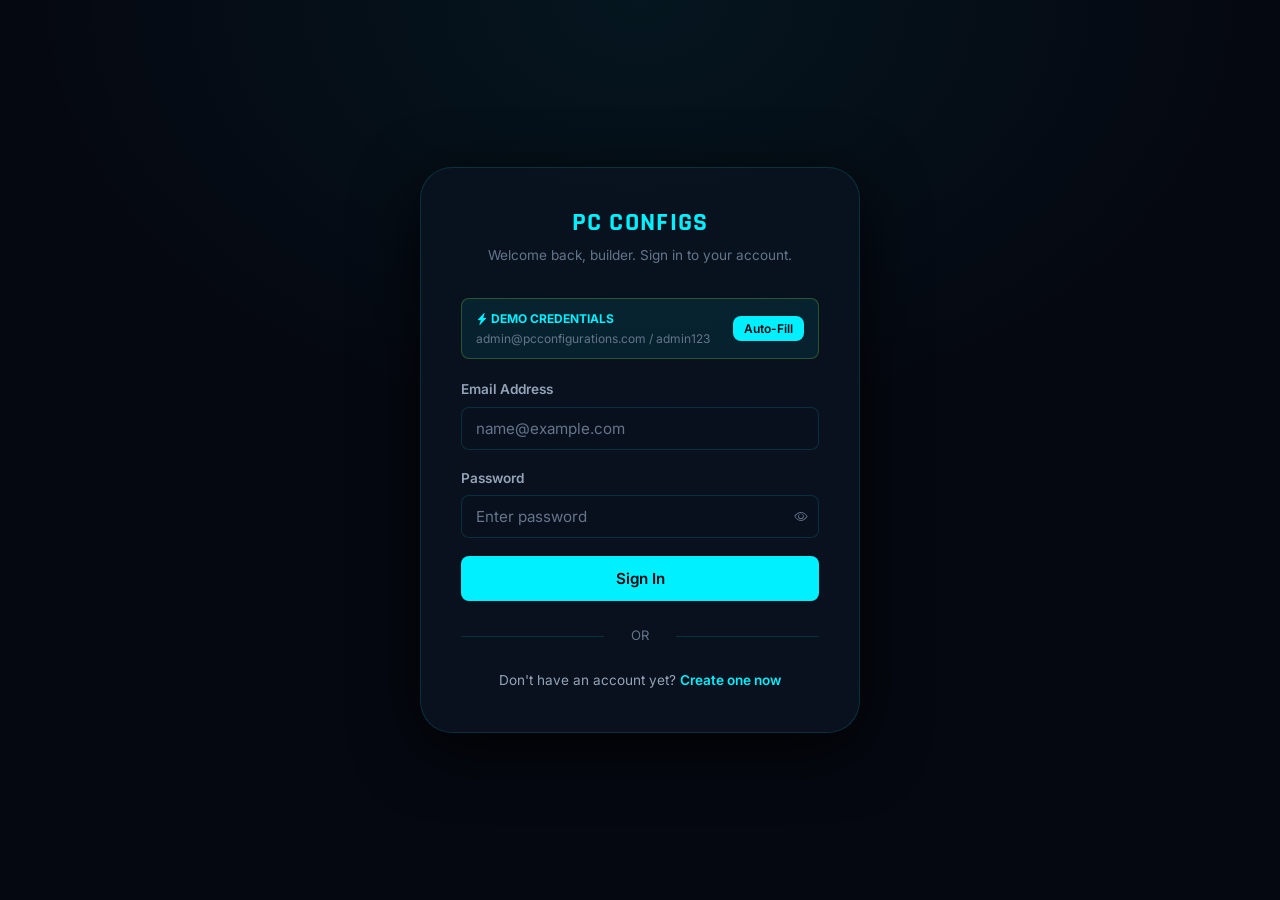
<file: frontend/pages/login.html>
<!DOCTYPE html>
<html lang="en">
<head>
  <meta charset="UTF-8">
  <meta name="viewport" content="width=device-width, initial-scale=1.0">
  <title>Sign In — PC Configurations</title>
  <meta name="description" content="Log in to your PC Configurations account to access saved builds, order history, and active carts.">
  <link rel="stylesheet" href="https://cdn.jsdelivr.net/npm/bootstrap-icons@1.11.3/font/bootstrap-icons.min.css">
  <link rel="stylesheet" href="../css/style.css">
</head>
<body class="auth-page">

  <div class="auth-card">
    <div class="auth-logo">
      <a href="../index.html">
        <h1>PC <span>CONFIGS</span></h1>
      </a>
      <p style="font-size:0.85rem; margin-top:6px; color:var(--text-muted);">Welcome back, builder. Sign in to your account.</p>
    </div>

    <!-- Quick Demo Pill -->
    <div style="background:var(--accent-dark); border:1px solid rgba(163,230,53,0.25); border-radius:var(--radius-sm); padding:10px 14px; margin-bottom:20px; display:flex; justify-content:space-between; align-items:center;">
      <div>
        <div style="font-size:0.75rem; font-weight:700; color:var(--accent);"><i class="bi bi-lightning-charge-fill"></i> DEMO CREDENTIALS</div>
        <div style="font-size:0.75rem; color:var(--text-muted);">admin@pcconfigurations.com / admin123</div>
      </div>
      <button class="btn btn-primary btn-sm" id="btn-fill-demo" style="padding:4px 10px; font-size:0.75rem;">
        Auto-Fill
      </button>
    </div>

    <form class="auth-form" id="login-form">
      <div class="form-group">
        <label class="form-label" for="login-email">Email Address</label>
        <input type="email" id="login-email" class="form-control" placeholder="name@example.com" required autocomplete="email">
      </div>

      <div class="form-group">
        <div style="display:flex; justify-content:space-between; align-items:center;">
          <label class="form-label" for="login-password">Password</label>
        </div>
        <div class="input-group">
          <input type="password" id="login-password" class="form-control" placeholder="Enter password" required autocomplete="current-password">
          <button type="button" class="input-group-icon" id="toggle-password" aria-label="Toggle password visibility">
            <i class="bi bi-eye"></i>
          </button>
        </div>
      </div>

      <button type="submit" class="btn btn-primary btn-full" id="btn-submit-login">
        Sign In
      </button>
    </form>

    <div class="auth-divider" style="margin:24px 0;"><span>OR</span></div>

    <div style="text-align:center; font-size:0.85rem; color:var(--text-secondary);">
      Don't have an account yet? 
      <a href="./register.html" style="font-weight:600; color:var(--accent);">Create one now</a>
    </div>
  </div>

  <script type="module">
    import { api } from '../js/api.js';
    import { auth } from '../js/auth.js';
    import { toast } from '../js/toast.js';

    // Password visibility toggle
    const toggleBtn = document.getElementById('toggle-password');
    const pwdInput = document.getElementById('login-password');
    toggleBtn.addEventListener('click', () => {
      const isPwd = pwdInput.type === 'password';
      pwdInput.type = isPwd ? 'text' : 'password';
      toggleBtn.innerHTML = isPwd ? '<i class="bi bi-eye-slash"></i>' : '<i class="bi bi-eye"></i>';
    });

    // Quick fill demo
    document.getElementById('btn-fill-demo').addEventListener('click', () => {
      document.getElementById('login-email').value = 'admin@pcconfigurations.com';
      document.getElementById('login-password').value = 'admin123';
      toast.info('Loaded demo credentials!');
    });

    // Form submit
    const form = document.getElementById('login-form');
    const submitBtn = document.getElementById('btn-submit-login');

    form.addEventListener('submit', async (e) => {
      e.preventDefault();
      const email = document.getElementById('login-email').value.trim();
      const password = document.getElementById('login-password').value;

      if (!email || !password) return;

      submitBtn.disabled = true;
      submitBtn.innerHTML = `<span class="spinner"></span> Authenticating...`;

      try {
        const res = await api.login({ email, password });
        auth.setUser(res.token, {
          id: res.userId,
          email: res.email,
          fullName: res.fullName,
          role: res.role
        });

        toast.success(`Welcome back, ${res.fullName || 'Builder'}!`);
        
        // Redirect
        const params = new URLSearchParams(window.location.search);
        const redirect = params.get('redirect');
        setTimeout(() => {
          if (redirect === 'checkout') {
            window.location.href = './checkout.html';
          } else if (redirect === 'builder') {
            window.location.href = './builder.html';
          } else if (redirect === 'products') {
            window.location.href = './products.html';
          } else if (redirect) {
            window.location.href = redirect.endsWith('.html') ? redirect : `./${redirect}.html`;
          } else {
            window.location.href = './dashboard.html';
          }
        }, 600);

      } catch (err) {
        toast.error(err.message || 'Invalid email or password.');
        submitBtn.disabled = false;
        submitBtn.innerHTML = `Sign In`;
      }
    });
  </script>
</body>
</html>
</file>
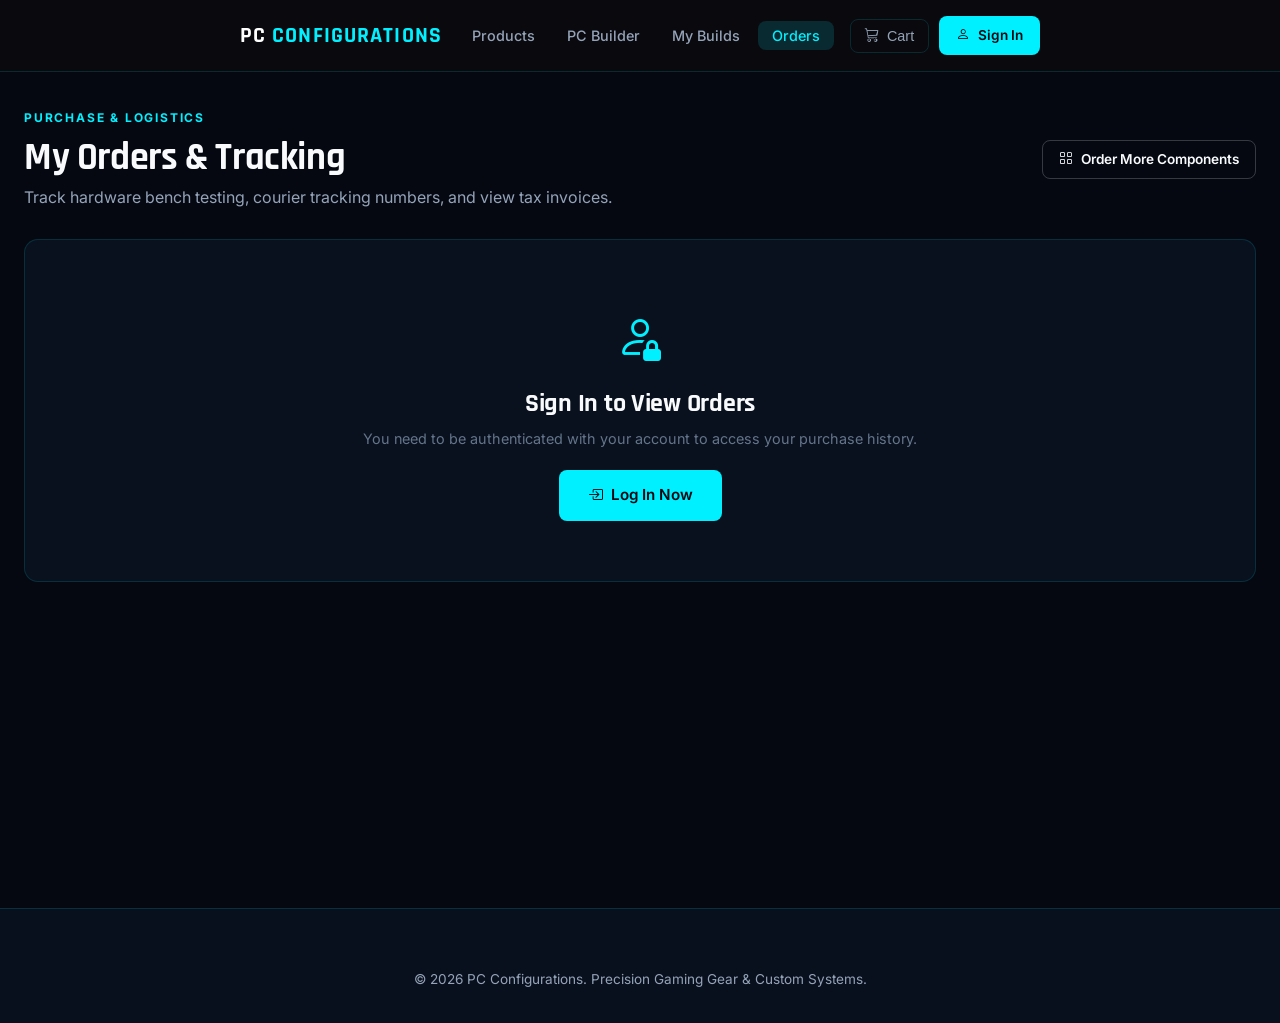
<file: frontend/pages/orders.html>
<!DOCTYPE html>
<html lang="en">
<head>
  <meta charset="UTF-8">
  <meta name="viewport" content="width=device-width, initial-scale=1.0">
  <title>Order History & Tracking — PC Configurations</title>
  <meta name="description" content="Track your custom PC assembly, courier dispatch, and review purchase invoices.">
  <link rel="stylesheet" href="https://cdn.jsdelivr.net/npm/bootstrap-icons@1.11.3/font/bootstrap-icons.min.css">
  <link rel="stylesheet" href="../css/style.css">
  <style>
    .timeline {
      display: flex;
      justify-content: space-between;
      position: relative;
      margin: 20px 0 16px;
    }
    .timeline::before {
      content: '';
      position: absolute;
      top: 14px;
      left: 10px;
      right: 10px;
      height: 2px;
      background: var(--border);
      z-index: 1;
    }
    .timeline-step {
      display: flex;
      flex-direction: column;
      align-items: center;
      position: relative;
      z-index: 2;
      text-align: center;
      flex: 1;
    }
    .timeline-dot {
      width: 28px;
      height: 28px;
      border-radius: 50%;
      background: var(--bg-secondary);
      border: 2px solid var(--border);
      display: flex;
      align-items: center;
      justify-content: center;
      font-size: 0.75rem;
      margin-bottom: 8px;
      color: var(--text-muted);
      transition: var(--transition);
    }
    .timeline-step.active .timeline-dot {
      border-color: var(--accent);
      background: var(--accent);
      color: var(--bg-primary);
      box-shadow: var(--glow);
    }
    .timeline-step.completed .timeline-dot {
      border-color: var(--green);
      background: var(--green);
      color: white;
    }
    .timeline-label {
      font-size: 0.75rem;
      color: var(--text-muted);
      font-weight: 500;
    }
    .timeline-step.active .timeline-label {
      color: var(--text-primary);
      font-weight: 700;
    }
  </style>
</head>
<body>

  <main class="page-main">
    <div class="container" style="padding-top: 36px; padding-bottom: 60px;">
      
      <!-- Orders Header -->
      <div style="display:flex; justify-content:space-between; align-items:center; flex-wrap:wrap; gap:16px; margin-bottom:28px;">
        <div>
          <div class="section-label">Purchase & Logistics</div>
          <h1 style="font-size:2.4rem; margin-bottom:4px;">My Orders & Tracking</h1>
          <p>Track hardware bench testing, courier tracking numbers, and view tax invoices.</p>
        </div>
        <a href="./products.html" class="btn btn-outline btn-sm">
          <i class="bi bi-grid"></i> Order More Components
        </a>
      </div>

      <!-- Auth Prompt if not logged in -->
      <div id="auth-alert" style="display:none; text-align:center; padding:60px; background:var(--bg-card); border-radius:var(--radius); border:1px solid var(--border);">
        <i class="bi bi-person-lock text-accent" style="font-size:3rem; margin-bottom:12px; display:inline-block;"></i>
        <h3 style="font-family:'Rajdhani'; font-size:1.6rem; margin-bottom:8px;">Sign In to View Orders</h3>
        <p style="color:var(--text-muted); font-size:0.9rem; margin-bottom:20px;">You need to be authenticated with your account to access your purchase history.</p>
        <a href="./login.html" class="btn btn-primary"><i class="bi bi-box-arrow-in-right"></i> Log In Now</a>
      </div>

      <!-- Orders List Container -->
      <div id="orders-list-container" style="display:flex; flex-direction:column; gap:20px;">
        <div style="text-align:center; padding:60px; background:var(--bg-card); border-radius:var(--radius); border:1px solid var(--border);">
          <div class="spinner" style="margin:0 auto 16px;"></div>
          <p>Fetching your orders from database...</p>
        </div>
      </div>

    </div>
  </main>

  <footer class="footer">
    <div class="container" style="text-align:center; color:var(--text-muted); font-size:0.85rem;">
      <p>© 2026 PC Configurations. Precision Gaming Gear & Custom Systems.</p>
    </div>
  </footer>

  <script type="module">
    import { renderNavbar } from '../js/navbar.js';
    import { api } from '../js/api.js';
    import { formatPrice, formatDate, orderStatusBadge, paymentStatusBadge, imgFallback } from '../js/utils.js';
    import { toast } from '../js/toast.js';
    import { auth } from '../js/auth.js';

    renderNavbar('orders');

    async function loadOrders() {
      if (!auth.isLoggedIn()) {
        document.getElementById('orders-list-container').style.display = 'none';
        document.getElementById('auth-alert').style.display = 'block';
        return;
      }

      const container = document.getElementById('orders-list-container');
      try {
        const orders = await api.getOrders();
        if (!orders || orders.length === 0) {
          container.innerHTML = `
            <div style="text-align:center; padding:60px; background:var(--bg-card); border-radius:var(--radius); border:1px solid var(--border);">
              <i class="bi bi-box2 text-accent" style="font-size:3rem; margin-bottom:12px; display:inline-block;"></i>
              <h3 style="font-family:'Rajdhani'; font-size:1.6rem; margin-bottom:8px;">No Orders Placed Yet</h3>
              <p style="color:var(--text-muted); font-size:0.9rem; margin-bottom:20px;">Configure your custom rig or pick components to make your first purchase.</p>
              <div style="display:flex; justify-content:center; gap:12px;">
                <a href="./builder.html" class="btn btn-primary btn-sm"><i class="bi bi-tools"></i> Launch PC Builder</a>
                <a href="./products.html" class="btn btn-outline btn-sm"><i class="bi bi-grid"></i> Browse Catalog</a>
              </div>
            </div>
          `;
          return;
        }

        container.innerHTML = orders.map(order => renderOrderCard(order)).join('');

      } catch (err) {
        container.innerHTML = `
          <div style="text-align:center; padding:48px; background:var(--bg-card); border-radius:var(--radius); border:1px solid var(--border);">
            <i class="bi bi-exclamation-circle text-accent" style="font-size:2rem;"></i>
            <p style="margin-top:12px;">Unable to fetch orders from backend.</p>
            <p style="font-size:0.85rem; color:var(--text-muted);">${err.message}</p>
          </div>
        `;
      }
    }

    function renderOrderCard(order) {
      const orderIdStr = `#PC-${String(order.id).padStart(5, '0')}`;
      const status = order.status || 'PENDING';
      
      // Determine steps
      const stepIdx = {
        PENDING: 1,
        CONFIRMED: 2,
        PROCESSING: 3,
        SHIPPED: 4,
        DELIVERED: 5,
        CANCELLED: 0
      }[status] || 1;

      const items = order.items || [];

      return `
        <div class="order-card" id="order-${order.id}">
          <div style="display:flex; justify-content:space-between; align-items:flex-start; flex-wrap:wrap; gap:16px; border-bottom:1px solid var(--border); padding-bottom:16px; margin-bottom:16px;">
            <div>
              <div style="display:flex; align-items:center; gap:10px; margin-bottom:4px;">
                <span style="font-family:'Rajdhani'; font-size:1.4rem; font-weight:700; color:white;">${orderIdStr}</span>
                ${orderStatusBadge(status)}
                ${order.paymentStatus ? paymentStatusBadge(order.paymentStatus) : ''}
              </div>
              <div style="font-size:0.8rem; color:var(--text-muted);">
                Placed on ${formatDate(order.createdAt)} • Payment Method: <strong>${order.paymentMethod || 'UPI'}</strong>
              </div>
            </div>

            <div style="text-align:right;">
              <div style="font-size:0.8rem; color:var(--text-muted);">Total Order Value</div>
              <div style="font-family:'Rajdhani'; font-size:1.6rem; font-weight:700; color:var(--accent);">${formatPrice(order.totalAmount)}</div>
            </div>
          </div>

          <!-- Tracking Timeline -->
          ${status !== 'CANCELLED' ? `
            <div class="timeline">
              <div class="timeline-step ${stepIdx >= 1 ? (stepIdx > 1 ? 'completed' : 'active') : ''}">
                <div class="timeline-dot"><i class="bi ${stepIdx > 1 ? 'bi-check-lg' : 'bi-receipt'}"></i></div>
                <div class="timeline-label">Order Received</div>
              </div>
              <div class="timeline-step ${stepIdx >= 2 ? (stepIdx > 2 ? 'completed' : 'active') : ''}">
                <div class="timeline-dot"><i class="bi ${stepIdx > 2 ? 'bi-check-lg' : 'bi-shield-check'}"></i></div>
                <div class="timeline-label">Payment Verified</div>
              </div>
              <div class="timeline-step ${stepIdx >= 3 ? (stepIdx > 3 ? 'completed' : 'active') : ''}">
                <div class="timeline-dot"><i class="bi ${stepIdx > 3 ? 'bi-check-lg' : 'bi-cpu'}"></i></div>
                <div class="timeline-label">Bench Testing</div>
              </div>
              <div class="timeline-step ${stepIdx >= 4 ? (stepIdx > 4 ? 'completed' : 'active') : ''}">
                <div class="timeline-dot"><i class="bi ${stepIdx > 4 ? 'bi-check-lg' : 'bi-truck'}"></i></div>
                <div class="timeline-label">Dispatched</div>
              </div>
              <div class="timeline-step ${stepIdx >= 5 ? 'completed' : ''}">
                <div class="timeline-dot"><i class="bi bi-box2-heart"></i></div>
                <div class="timeline-label">Delivered</div>
              </div>
            </div>
          ` : `
            <div style="padding:12px; border-radius:var(--radius-sm); background:rgba(239,68,68,0.1); border:1px solid rgba(239,68,68,0.3); color:var(--red); font-size:0.85rem; margin-bottom:16px;">
              <i class="bi bi-x-circle-fill"></i> This order was cancelled. Any charged amount will reflect back in your original source within 3 business days.
            </div>
          `}

          <!-- Items list -->
          <div style="background:var(--bg-secondary); border-radius:var(--radius-sm); padding:12px; margin-top:16px;">
            <div style="font-size:0.8rem; font-weight:700; color:var(--text-secondary); margin-bottom:8px;">ORDERED HARDWARE (${items.length} items)</div>
            <div style="display:flex; flex-direction:column; gap:8px;">
              ${items.map(item => `
                <div style="display:flex; justify-content:space-between; align-items:center; font-size:0.85rem; padding:6px 0; border-bottom:1px solid rgba(255,255,255,0.04);">
                  <div style="display:flex; align-items:center; gap:10px;">
                    <img src="${imgFallback(item.imageUrl, item.productCategory)}" style="width:36px; height:36px; border-radius:4px; object-fit:cover; background:var(--bg-card);">
                    <div>
                      <div style="font-weight:600; color:var(--text-primary);">${item.productName}</div>
                      <div style="font-size:0.75rem; color:var(--text-muted);">${item.productBrand} • ${item.productCategory} • Qty: ${item.quantity}</div>
                    </div>
                  </div>
                  <div style="font-family:'Rajdhani'; font-weight:700; color:var(--text-primary);">${formatPrice(item.subtotal)}</div>
                </div>
              `).join('')}
            </div>
          </div>

          <div style="display:flex; justify-content:flex-end; gap:10px; margin-top:14px;">
            <button class="btn btn-outline btn-sm print-invoice-btn" onclick="window.print()">
              <i class="bi bi-printer"></i> Print Invoice
            </button>
          </div>
        </div>
      `;
    }

    loadOrders();
  </script>
</body>
</html>
</file>
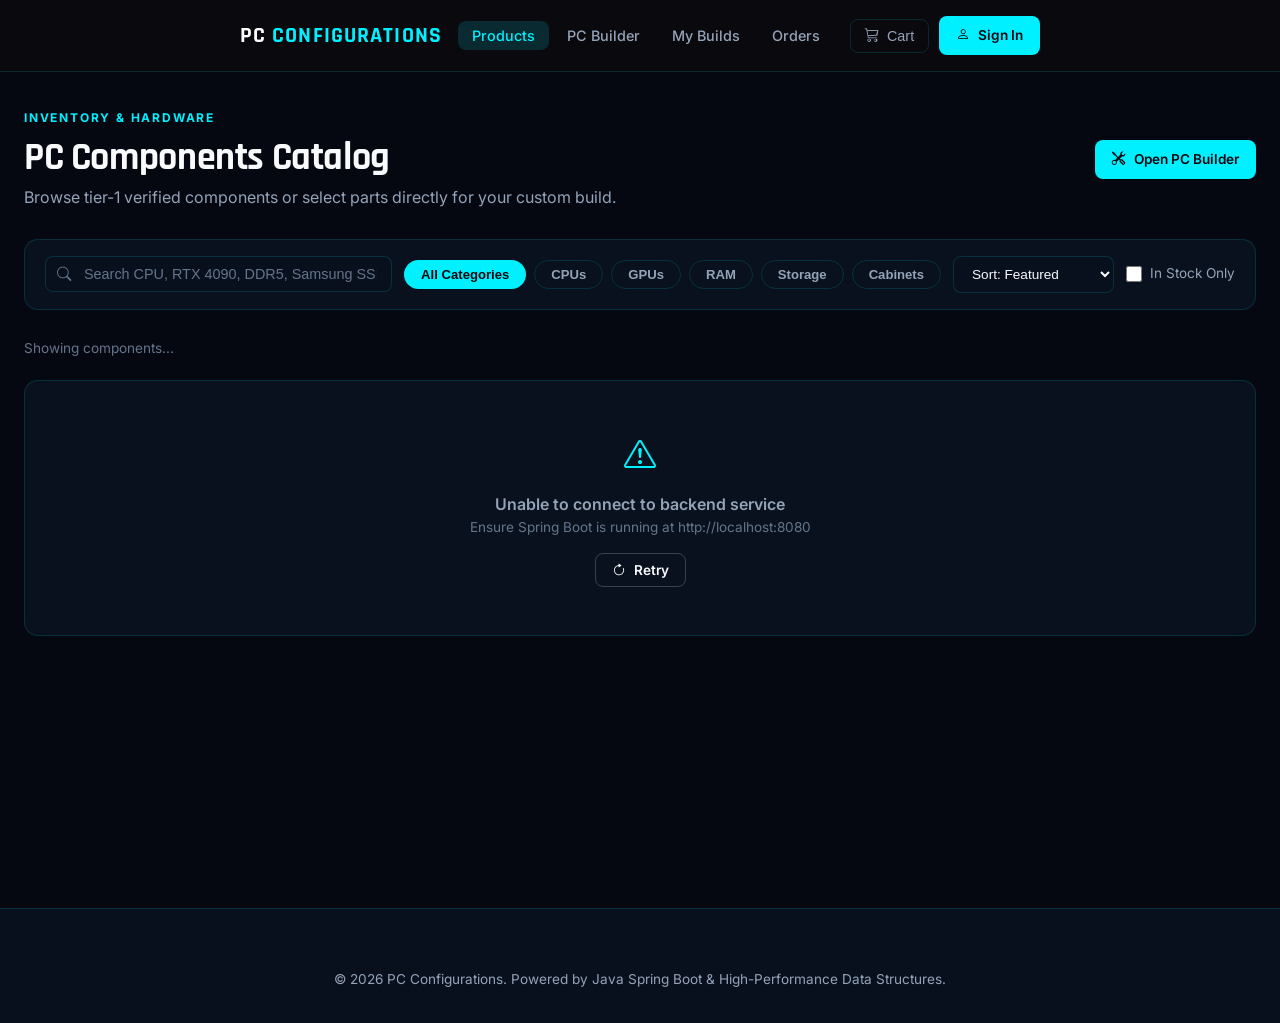
<file: frontend/pages/products.html>
<!DOCTYPE html>
<html lang="en">
<head>
  <meta charset="UTF-8">
  <meta name="viewport" content="width=device-width, initial-scale=1.0">
  <title>Component Catalog — PC Configurations</title>
  <meta name="description" content="Explore high performance PC components with real-time stock, verified benchmarks and instant cart addition.">
  <link rel="stylesheet" href="https://cdn.jsdelivr.net/npm/bootstrap-icons@1.11.3/font/bootstrap-icons.min.css">
  <link rel="stylesheet" href="../css/style.css">
</head>
<body>

  <main class="page-main">
    <div class="container" style="padding-top: 36px; padding-bottom: 60px;">
      
      <!-- Page Header -->
      <div style="display:flex; justify-content:space-between; align-items:center; flex-wrap:wrap; gap:16px; margin-bottom:28px;">
        <div>
          <div class="section-label">Inventory & Hardware</div>
          <h1 style="font-size:2.4rem; margin-bottom:4px;">PC Components Catalog</h1>
          <p>Browse tier-1 verified components or select parts directly for your custom build.</p>
        </div>
        <a href="./builder.html" class="btn btn-primary btn-sm">
          <i class="bi bi-tools"></i> Open PC Builder
        </a>
      </div>

      <!-- Filters & Search Toolbar -->
      <div class="filter-bar">
        <div class="search-bar">
          <i class="bi bi-search search-icon"></i>
          <input type="text" id="catalog-search" placeholder="Search CPU, RTX 4090, DDR5, Samsung SSD...">
        </div>

        <div class="filter-group" id="category-filters">
          <button class="filter-btn active" data-cat="ALL">All Categories</button>
          <button class="filter-btn" data-cat="CPU">CPUs</button>
          <button class="filter-btn" data-cat="GPU">GPUs</button>
          <button class="filter-btn" data-cat="RAM">RAM</button>
          <button class="filter-btn" data-cat="STORAGE">Storage</button>
          <button class="filter-btn" data-cat="CABINET">Cabinets</button>
        </div>

        <select class="sort-select" id="sort-select">
          <option value="featured">Sort: Featured</option>
          <option value="price-asc">Price: Low to High</option>
          <option value="price-desc">Price: High to Low</option>
          <option value="name-asc">Name: A to Z</option>
        </select>

        <label style="display:flex; align-items:center; gap:8px; font-size:0.85rem; color:var(--text-secondary); cursor:pointer; user-select:none; margin-left:auto;">
          <input type="checkbox" id="in-stock-only" style="accent-color:var(--accent); width:16px; height:16px;">
          In Stock Only
        </label>
      </div>

      <!-- Active Filter Status & Item Count -->
      <div style="display:flex; justify-content:space-between; align-items:center; margin-bottom:20px; font-size:0.85rem; color:var(--text-muted);">
        <span id="catalog-count">Showing components...</span>
        <span id="algo-indicator" class="badge badge-accent" style="display:none;"></span>
      </div>

      <!-- Products Grid -->
      <div class="products-grid" id="products-grid">
        <div style="grid-column:1/-1; text-align:center; padding:60px;">
          <div class="spinner" style="margin:0 auto 16px;"></div>
          <p>Loading catalog items from backend...</p>
        </div>
      </div>

    </div>
  </main>

  <!-- Product Detail Modal -->
  <div class="modal-overlay" id="product-modal">
    <div class="modal">
      <div class="modal-header">
        <h3 class="modal-title" id="modal-product-title">Component Details</h3>
        <button class="modal-close" id="modal-product-close">&times;</button>
      </div>
      <div class="modal-body" id="modal-product-body">
        <!-- Rendered via JS -->
      </div>
    </div>
  </div>

  <footer class="footer">
    <div class="container" style="text-align:center; color:var(--text-muted); font-size:0.85rem;">
      <p>© 2026 PC Configurations. Powered by Java Spring Boot & High-Performance Data Structures.</p>
    </div>
  </footer>

  <script type="module">
    import { renderNavbar } from '../js/navbar.js';
    import { api } from '../js/api.js';
    import { auth } from '../js/auth.js';
    import { formatPrice, imgFallback, imgOnError, stockBadge, stockClass, debounce } from '../js/utils.js';
    import { toast } from '../js/toast.js';

    renderNavbar('products');

    let allProducts = [];
    let currentCategory = 'ALL';
    let searchQuery = '';
    let currentSort = 'featured';
    let inStockOnly = false;

    // Check query params
    const urlParams = new URLSearchParams(window.location.search);
    if (urlParams.get('category')) {
      currentCategory = urlParams.get('category').toUpperCase();
    }
    const targetId = urlParams.get('id');

    // Update active filter button
    document.querySelectorAll('.filter-btn').forEach(btn => {
      if (btn.dataset.cat === currentCategory) {
        document.querySelectorAll('.filter-btn').forEach(b => b.classList.remove('active'));
        btn.classList.add('active');
      }
      btn.addEventListener('click', () => {
        document.querySelectorAll('.filter-btn').forEach(b => b.classList.remove('active'));
        btn.classList.add('active');
        currentCategory = btn.dataset.cat;
        renderProducts();
      });
    });

    document.getElementById('sort-select').addEventListener('change', (e) => {
      currentSort = e.target.value;
      renderProducts();
    });

    document.getElementById('in-stock-only').addEventListener('change', (e) => {
      inStockOnly = e.target.checked;
      renderProducts();
    });

    document.getElementById('catalog-search').addEventListener('input', debounce((e) => {
      searchQuery = e.target.value.trim().toLowerCase();
      renderProducts();
    }, 250));

    async function fetchProducts() {
      try {
        const data = await api.getProducts({ size: 100 });
        allProducts = Array.isArray(data) ? data : (data.content || []);
        renderProducts();

        if (targetId) {
          const matched = allProducts.find(p => p.id == targetId);
          if (matched) showProductDetails(matched);
        }
      } catch (err) {
        document.getElementById('products-grid').innerHTML = `
          <div style="grid-column:1/-1; text-align:center; padding:48px; background:var(--bg-card); border-radius:var(--radius); border:1px solid var(--border);">
            <i class="bi bi-exclamation-triangle text-accent" style="font-size:2rem;"></i>
            <p style="margin-top:12px; font-weight:600;">Unable to connect to backend service</p>
            <p style="color:var(--text-muted); font-size:0.85rem;">Ensure Spring Boot is running at http://localhost:8080</p>
            <button class="btn btn-outline btn-sm" onclick="location.reload()" style="margin-top:14px;">
              <i class="bi bi-arrow-clockwise"></i> Retry
            </button>
          </div>
        `;
      }
    }

    function renderProducts() {
      const grid = document.getElementById('products-grid');
      const countEl = document.getElementById('catalog-count');

      let filtered = [...allProducts];

      // Filter by category
      if (currentCategory !== 'ALL') {
        filtered = filtered.filter(p => p.category === currentCategory);
      }

      // Filter by stock
      if (inStockOnly) {
        filtered = filtered.filter(p => p.stockQuantity > 0);
      }

      // Filter by search
      if (searchQuery) {
        filtered = filtered.filter(p => 
          p.name.toLowerCase().includes(searchQuery) ||
          p.brand.toLowerCase().includes(searchQuery) ||
          (p.description && p.description.toLowerCase().includes(searchQuery))
        );
      }

      // Sort
      if (currentSort === 'price-asc') {
        filtered.sort((a, b) => Number(a.price) - Number(b.price));
      } else if (currentSort === 'price-desc') {
        filtered.sort((a, b) => Number(b.price) - Number(a.price));
      } else if (currentSort === 'name-asc') {
        filtered.sort((a, b) => a.name.localeCompare(b.name));
      }

      countEl.textContent = `Showing ${filtered.length} of ${allProducts.length} components`;

      if (filtered.length === 0) {
        grid.innerHTML = `
          <div style="grid-column:1/-1; text-align:center; padding:48px; background:var(--bg-card); border-radius:var(--radius); border:1px solid var(--border);">
            <i class="bi bi-search text-accent" style="font-size:2rem;"></i>
            <h4 style="margin-top:12px;">No matching components found</h4>
            <p style="color:var(--text-muted); font-size:0.85rem;">Try adjusting your search terms or filter selections.</p>
          </div>
        `;
        return;
      }

      grid.innerHTML = filtered.map(p => `
        <div class="product-card" id="product-${p.id}">
          <img class="product-card-img" src="${imgFallback(p.imageUrl, p.category)}" alt="${p.name}" loading="lazy" onerror="${imgOnError(p.category)}">
          <div class="product-card-body">
            <div style="display:flex; justify-content:space-between; align-items:center;">
              <span class="product-card-category">${p.category}</span>
              ${stockBadge(p.stockQuantity)}
            </div>
            <div class="product-card-name">${p.name}</div>
            <div class="product-card-brand">${p.brand}</div>
            <div class="product-card-price">${formatPrice(p.price)}</div>
          </div>
          <div class="product-card-actions">
            <button class="btn btn-outline btn-sm view-details-btn" data-id="${p.id}" style="flex:1;">
              <i class="bi bi-eye"></i> Details
            </button>
            <button class="btn btn-primary btn-sm add-cart-btn" data-id="${p.id}" ${p.stockQuantity <= 0 ? 'disabled' : ''}>
              <i class="bi bi-cart-plus"></i> Add
            </button>
          </div>
        </div>
      `).join('');

      // Detail listeners
      grid.querySelectorAll('.view-details-btn').forEach(btn => {
        btn.addEventListener('click', () => {
          const prod = allProducts.find(p => p.id == btn.dataset.id);
          if (prod) showProductDetails(prod);
        });
      });

      // Cart listeners
      grid.querySelectorAll('.add-cart-btn').forEach(btn => {
        btn.addEventListener('click', async () => {
          if (!auth.isLoggedIn()) {
            toast.warning('Please sign in to add components to your cart');
            setTimeout(() => {
              window.location.href = './login.html?redirect=products';
            }, 1000);
            return;
          }
          const id = btn.dataset.id;
          try {
            btn.disabled = true;
            await api.addToCart(id, 1);
            window.dispatchEvent(new CustomEvent('cart-update'));
            toast.success('Added to cart!');
          } catch (err) {
            toast.error(err.message || 'Please log in to add items to your cart.');
          } finally {
            btn.disabled = false;
          }
        });
      });
    }

    // Modal
    const modal = document.getElementById('product-modal');
    const modalBody = document.getElementById('modal-product-body');
    const modalTitle = document.getElementById('modal-product-title');
    const modalClose = document.getElementById('modal-product-close');

    function showProductDetails(prod) {
      modalTitle.textContent = prod.name;
      modalBody.innerHTML = `
        <div style="display:grid; grid-template-columns:1fr 1fr; gap:24px; align-items:start;">
          <div>
            <img src="${imgFallback(prod.imageUrl, prod.category)}" alt="${prod.name}" style="width:100%; border-radius:var(--radius); border:1px solid var(--border);">
            <div style="margin-top:14px; display:flex; gap:8px;">
              <span class="badge badge-accent">${prod.category}</span>
              <span class="badge badge-info">${prod.brand}</span>
              ${stockBadge(prod.stockQuantity)}
            </div>
          </div>
          <div>
            <div style="font-family:'Rajdhani'; font-size:2rem; font-weight:700; color:var(--accent); margin-bottom:12px;">
              ${formatPrice(prod.price)}
            </div>
            <p style="font-size:0.9rem; margin-bottom:16px;">${prod.description || 'High-performance computing component built for enthusiast reliability.'}</p>
            
            <div style="background:var(--bg-secondary); padding:14px; border-radius:var(--radius-sm); border:1px solid var(--border); margin-bottom:20px;">
              <div style="font-weight:700; font-size:0.85rem; margin-bottom:8px; color:var(--text-secondary);">SPECIFICATIONS</div>
              <pre style="font-size:0.8rem; color:var(--text-primary); white-space:pre-wrap; font-family:'Inter', sans-serif;">${prod.specifications || 'Standard manufacturer specifications apply.'}</pre>
            </div>

            <div style="display:flex; gap:12px;">
              <button class="btn btn-primary" id="modal-add-cart" ${prod.stockQuantity <= 0 ? 'disabled' : ''} style="flex:1;">
                <i class="bi bi-cart-plus"></i> Add to Cart
              </button>
              <a href="./builder.html?slot=${prod.category.toLowerCase()}&id=${prod.id}" class="btn btn-outline" style="flex:1;">
                <i class="bi bi-tools"></i> Use in PC Build
              </a>
            </div>
          </div>
        </div>
      `;

      document.getElementById('modal-add-cart').onclick = async () => {
        if (!auth.isLoggedIn()) {
          toast.warning('Please sign in to add components to your cart');
          setTimeout(() => {
            window.location.href = './login.html?redirect=products';
          }, 1000);
          return;
        }
        try {
          await api.addToCart(prod.id, 1);
          window.dispatchEvent(new CustomEvent('cart-update'));
          toast.success(`Added ${prod.name} to cart!`);
          modal.classList.remove('open');
        } catch (err) {
          toast.error(err.message || 'Please log in first.');
        }
      };

      modal.classList.add('open');
    }

    modalClose.onclick = () => modal.classList.remove('open');
    modal.onclick = (e) => { if (e.target === modal) modal.classList.remove('open'); };

    fetchProducts();
  </script>
</body>
</html>
</file>
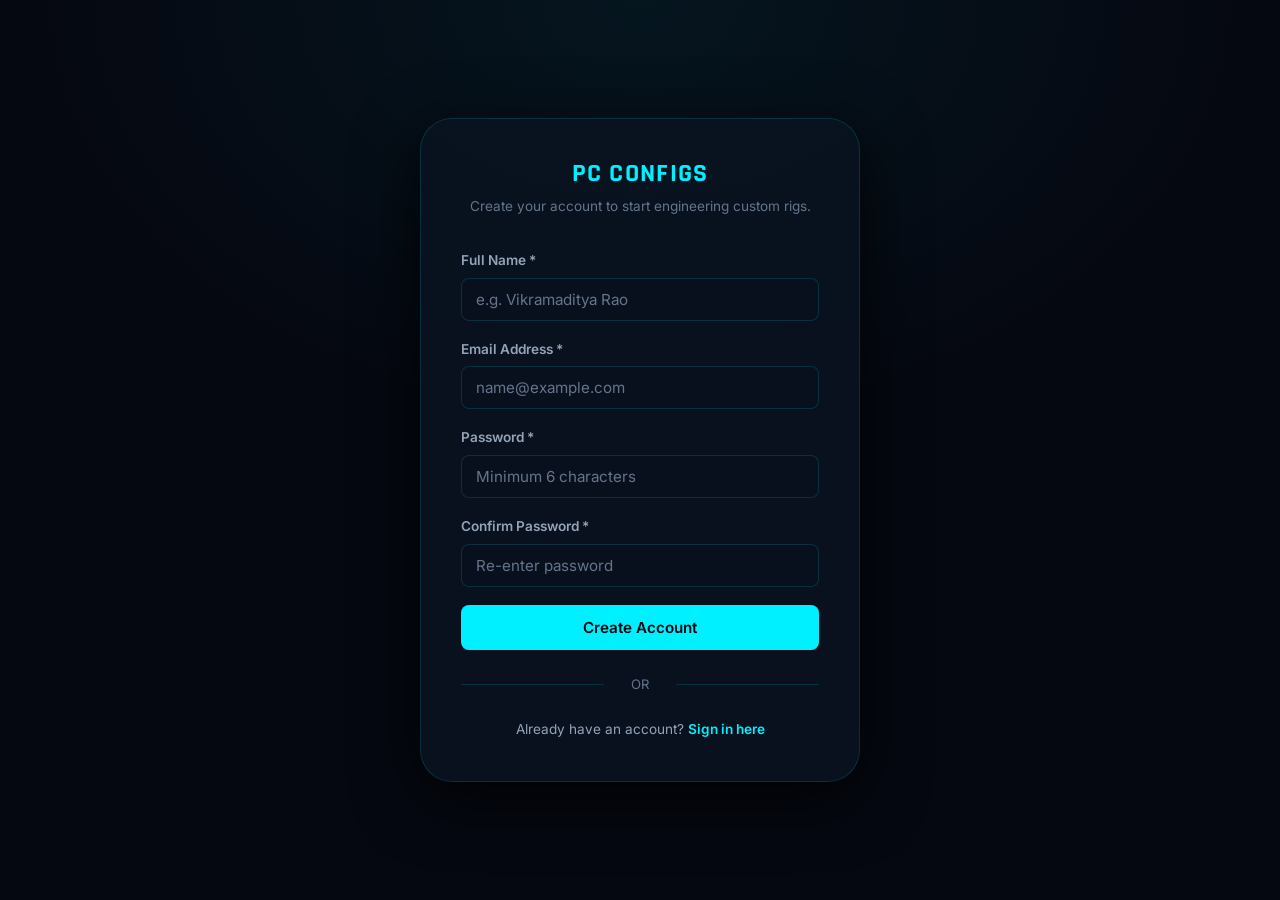
<file: frontend/pages/register.html>
<!DOCTYPE html>
<html lang="en">
<head>
  <meta charset="UTF-8">
  <meta name="viewport" content="width=device-width, initial-scale=1.0">
  <title>Create Account — PC Configurations</title>
  <meta name="description" content="Sign up for PC Configurations to save custom PC builds and order enthusiast gaming hardware.">
  <link rel="stylesheet" href="https://cdn.jsdelivr.net/npm/bootstrap-icons@1.11.3/font/bootstrap-icons.min.css">
  <link rel="stylesheet" href="../css/style.css">
</head>
<body class="auth-page">

  <div class="auth-card">
    <div class="auth-logo">
      <a href="../index.html">
        <h1>PC <span>CONFIGS</span></h1>
      </a>
      <p style="font-size:0.85rem; margin-top:6px; color:var(--text-muted);">Create your account to start engineering custom rigs.</p>
    </div>

    <form class="auth-form" id="register-form">
      <div class="form-group">
        <label class="form-label" for="reg-name">Full Name *</label>
        <input type="text" id="reg-name" class="form-control" placeholder="e.g. Vikramaditya Rao" required autocomplete="name">
      </div>

      <div class="form-group">
        <label class="form-label" for="reg-email">Email Address *</label>
        <input type="email" id="reg-email" class="form-control" placeholder="name@example.com" required autocomplete="email">
      </div>

      <div class="form-group">
        <label class="form-label" for="reg-password">Password *</label>
        <input type="password" id="reg-password" class="form-control" placeholder="Minimum 6 characters" minlength="6" required autocomplete="new-password">
      </div>

      <div class="form-group">
        <label class="form-label" for="reg-confirm-password">Confirm Password *</label>
        <input type="password" id="reg-confirm-password" class="form-control" placeholder="Re-enter password" minlength="6" required autocomplete="new-password">
      </div>

      <button type="submit" class="btn btn-primary btn-full" id="btn-submit-register">
        Create Account
      </button>
    </form>

    <div class="auth-divider" style="margin:24px 0;"><span>OR</span></div>

    <div style="text-align:center; font-size:0.85rem; color:var(--text-secondary);">
      Already have an account? 
      <a href="./login.html" style="font-weight:600; color:var(--accent);">Sign in here</a>
    </div>
  </div>

  <script type="module">
    import { api } from '../js/api.js';
    import { auth } from '../js/auth.js';
    import { toast } from '../js/toast.js';

    const form = document.getElementById('register-form');
    const submitBtn = document.getElementById('btn-submit-register');

    form.addEventListener('submit', async (e) => {
      e.preventDefault();
      const fullName = document.getElementById('reg-name').value.trim();
      const email = document.getElementById('reg-email').value.trim();
      const password = document.getElementById('reg-password').value;
      const confirm = document.getElementById('reg-confirm-password').value;

      if (!fullName || !email || !password) return;

      if (password !== confirm) {
        toast.warning('Passwords do not match');
        return;
      }

      submitBtn.disabled = true;
      submitBtn.innerHTML = `<span class="spinner"></span> Creating Account...`;

      try {
        const res = await api.register({ fullName, email, password });
        auth.setUser(res.token, {
          id: res.userId,
          email: res.email,
          fullName: res.fullName,
          role: res.role
        });

        toast.success(`Account created! Welcome, ${res.fullName}!`);
        setTimeout(() => {
          window.location.href = './dashboard.html';
        }, 600);

      } catch (err) {
        toast.error(err.message || 'Registration failed. Email may already be registered.');
        submitBtn.disabled = false;
        submitBtn.innerHTML = `Create Account`;
      }
    });
  </script>
</body>
</html>
</file>
<file: frontend/css/style.css>
/* ============================================================
   PC CONFIGURATIONS — Design System
   Dark gaming aesthetic with electric lime-green accents
   ============================================================ */

@import url('https://fonts.googleapis.com/css2?family=Inter:wght@300;400;500;600;700;800;900&family=Rajdhani:wght@500;600;700&display=swap');

/* ── CSS Variables ── */
:root {
  --bg-primary:    #050811;
  --bg-secondary:  #09101d;
  --bg-card:       rgba(10, 20, 34, 0.75);
  --bg-glass:      rgba(7, 14, 25, 0.8);
  --border:        rgba(0, 240, 255, 0.14);
  --border-hover:  rgba(0, 240, 255, 0.5);
  --border-subtle: rgba(255, 255, 255, 0.08);

  --accent:        #00f0ff;
  --accent-dim:    #00bcd4;
  --accent-glow:   rgba(0, 240, 255, 0.28);
  --accent-dark:   rgba(0, 240, 255, 0.08);
  --accent-orange: #ff5722;

  --text-primary:  #f8fafc;
  --text-secondary:#94a3b8;
  --text-muted:    #64748b;

  --red:           #f43f5e;
  --green:         #10b981;
  --blue:          #0ea5e9;
  --yellow:        #f59e0b;

  --radius-sm:     8px;
  --radius:        14px;
  --radius-lg:     22px;
  --radius-xl:     32px;

  --shadow:        0 8px 32px rgba(0,0,0,0.6);
  --shadow-lg:     0 16px 64px rgba(0,0,0,0.8);
  --glow:          0 0 24px rgba(0, 240, 255, 0.35);
  --glow-strong:   0 0 50px rgba(0, 240, 255, 0.65);

  --transition:    0.2s cubic-bezier(0.16, 1, 0.3, 1);
  --transition-lg: 0.4s cubic-bezier(0.16, 1, 0.3, 1);

  --nav-h:         72px;
}

/* ── Reset & Base ── */
*, *::before, *::after { box-sizing: border-box; margin: 0; padding: 0; }

html { scroll-behavior: smooth; font-size: 16px; }

body {
  font-family: 'Inter', system-ui, sans-serif;
  background: var(--bg-primary);
  color: var(--text-primary);
  min-height: 100vh;
  overflow-x: hidden;
  line-height: 1.6;
}

/* ── Scrollbar ── */
::-webkit-scrollbar { width: 6px; }
::-webkit-scrollbar-track { background: var(--bg-primary); }
::-webkit-scrollbar-thumb { background: rgba(163,230,53,0.4); border-radius: 3px; }

/* ── Typography ── */
h1,h2,h3,h4,h5,h6 {
  font-family: 'Rajdhani', 'Inter', sans-serif;
  font-weight: 700;
  line-height: 1.2;
  letter-spacing: -0.01em;
}
h1 { font-size: clamp(2.5rem, 6vw, 5rem); }
h2 { font-size: clamp(1.8rem, 3.5vw, 2.8rem); }
h3 { font-size: clamp(1.3rem, 2.5vw, 1.8rem); }
h4 { font-size: 1.2rem; }

p { color: var(--text-secondary); }
a { color: var(--accent); text-decoration: none; transition: var(--transition); }
a:hover { color: white; }
img { max-width: 100%; height: auto; }

/* ── Layout ── */
.container { max-width: 1280px; margin: 0 auto; padding: 0 24px; }
.section { padding: 80px 0; }
.page-main { padding-top: var(--nav-h); min-height: calc(100vh - var(--nav-h)); }

/* ── Navbar ── */
.navbar {
  position: fixed;
  top: 0; left: 0; right: 0;
  height: var(--nav-h);
  background: rgba(10,10,15,0.92);
  backdrop-filter: blur(20px);
  -webkit-backdrop-filter: blur(20px);
  border-bottom: 1px solid var(--border);
  z-index: 1000;
  display: flex;
  align-items: center;
}
.navbar .container {
  display: flex;
  align-items: center;
  justify-content: space-between;
  gap: 16px;
}
.nav-brand {
  font-family: 'Rajdhani', sans-serif;
  font-size: 1.4rem;
  font-weight: 700;
  color: white;
  letter-spacing: 0.05em;
  text-transform: uppercase;
  flex-shrink: 0;
}
.nav-brand span { color: var(--accent); }
.nav-links {
  display: flex;
  align-items: center;
  gap: 4px;
  list-style: none;
}
.nav-links a {
  color: var(--text-secondary);
  font-size: 0.9rem;
  font-weight: 500;
  padding: 6px 14px;
  border-radius: var(--radius-sm);
  transition: var(--transition);
  white-space: nowrap;
}
.nav-links a:hover,
.nav-links a.active {
  color: white;
  background: var(--border);
}
.nav-links a.active { color: var(--accent); }
.nav-actions {
  display: flex;
  align-items: center;
  gap: 10px;
}
.nav-cart-btn {
  position: relative;
  background: transparent;
  border: 1px solid var(--border);
  color: var(--text-secondary);
  padding: 8px 14px;
  border-radius: var(--radius-sm);
  cursor: pointer;
  display: flex;
  align-items: center;
  gap: 8px;
  font-size: 0.9rem;
  transition: var(--transition);
}
.nav-cart-btn:hover {
  border-color: var(--accent);
  color: var(--accent);
}
.cart-badge {
  background: var(--accent);
  color: var(--bg-primary);
  font-size: 0.65rem;
  font-weight: 700;
  min-width: 18px;
  height: 18px;
  border-radius: 9px;
  display: flex;
  align-items: center;
  justify-content: center;
  padding: 0 4px;
}
.nav-user-btn {
  background: var(--accent);
  color: var(--bg-primary);
  border: none;
  padding: 8px 18px;
  border-radius: var(--radius-sm);
  cursor: pointer;
  font-size: 0.9rem;
  font-weight: 600;
  transition: var(--transition);
}
.nav-user-btn:hover {
  background: white;
  box-shadow: var(--glow);
}
.hamburger {
  display: none;
  flex-direction: column;
  gap: 4px;
  cursor: pointer;
  background: none;
  border: none;
  padding: 4px;
}
.hamburger span {
  display: block;
  width: 22px;
  height: 2px;
  background: var(--text-secondary);
  border-radius: 2px;
  transition: var(--transition);
}

/* ── Buttons ── */
.btn {
  display: inline-flex;
  align-items: center;
  justify-content: center;
  gap: 8px;
  padding: 12px 28px;
  border-radius: var(--radius-sm);
  font-family: 'Inter', sans-serif;
  font-size: 0.95rem;
  font-weight: 600;
  cursor: pointer;
  transition: var(--transition-lg);
  border: 1px solid transparent;
  text-decoration: none;
  white-space: nowrap;
}
.btn-primary {
  background: var(--accent);
  color: var(--bg-primary);
}
.btn-primary:hover {
  background: white;
  color: var(--bg-primary);
  box-shadow: var(--glow-strong);
  transform: translateY(-1px);
}
.btn-outline {
  background: transparent;
  border-color: rgba(255,255,255,0.2);
  color: var(--text-primary);
}
.btn-outline:hover {
  border-color: var(--accent);
  color: var(--accent);
  background: var(--accent-dark);
}
.btn-ghost {
  background: transparent;
  border: none;
  color: var(--text-secondary);
}
.btn-ghost:hover { color: var(--accent); }
.btn-danger {
  background: rgba(239,68,68,0.1);
  border-color: rgba(239,68,68,0.3);
  color: var(--red);
}
.btn-danger:hover {
  background: var(--red);
  color: white;
}
.btn-sm { padding: 8px 16px; font-size: 0.85rem; }
.btn-lg { padding: 16px 36px; font-size: 1.05rem; }
.btn-full { width: 100%; }
.btn:disabled {
  opacity: 0.4;
  cursor: not-allowed;
  transform: none !important;
  box-shadow: none !important;
}

/* ── Cards ── */
.card {
  background: var(--bg-card);
  border: 1px solid var(--border);
  border-radius: var(--radius);
  overflow: hidden;
  transition: var(--transition-lg);
}
.card:hover {
  border-color: var(--border-hover);
  box-shadow: var(--glow);
  transform: translateY(-2px);
}
.card-body { padding: 20px; }

/* Product Cards */
.product-card {
  background: var(--bg-card);
  border: 1px solid var(--border);
  border-radius: var(--radius);
  overflow: hidden;
  display: flex;
  flex-direction: column;
  transition: var(--transition-lg);
  position: relative;
}
.product-card:hover {
  border-color: var(--border-hover);
  box-shadow: var(--glow);
  transform: translateY(-3px);
}
.product-card-img {
  width: 100%;
  aspect-ratio: 4/3;
  object-fit: cover;
  background: var(--bg-secondary);
  display: block;
}
.product-card-img-placeholder {
  width: 100%;
  aspect-ratio: 4/3;
  background: linear-gradient(135deg, var(--bg-secondary) 0%, #1e1e2e 100%);
  display: flex;
  align-items: center;
  justify-content: center;
  font-size: 3rem;
  color: var(--text-muted);
}
.product-card-body {
  padding: 16px;
  flex: 1;
  display: flex;
  flex-direction: column;
  gap: 8px;
}
.product-card-category {
  font-size: 0.7rem;
  font-weight: 700;
  text-transform: uppercase;
  letter-spacing: 0.1em;
  color: var(--accent);
}
.product-card-name {
  font-family: 'Rajdhani', sans-serif;
  font-size: 1.05rem;
  font-weight: 700;
  color: var(--text-primary);
  line-height: 1.3;
}
.product-card-brand {
  font-size: 0.8rem;
  color: var(--text-muted);
}
.product-card-price {
  font-family: 'Rajdhani', sans-serif;
  font-size: 1.4rem;
  font-weight: 700;
  color: var(--accent);
  margin-top: auto;
}
.product-card-stock {
  font-size: 0.75rem;
}
.stock-in  { color: var(--green); }
.stock-low { color: var(--yellow); }
.stock-out { color: var(--red); }
.product-card-actions {
  padding: 12px 16px;
  display: flex;
  gap: 8px;
  border-top: 1px solid var(--border);
}

/* ── Grid ── */
.products-grid {
  display: grid;
  grid-template-columns: repeat(auto-fill, minmax(260px, 1fr));
  gap: 20px;
}

/* ── Badges ── */
.badge {
  display: inline-flex;
  align-items: center;
  padding: 3px 10px;
  border-radius: 20px;
  font-size: 0.72rem;
  font-weight: 700;
  text-transform: uppercase;
  letter-spacing: 0.06em;
}
.badge-accent  { background: var(--accent-dark); color: var(--accent); border: 1px solid rgba(163,230,53,0.25); }
.badge-success { background: rgba(34,197,94,0.1); color: var(--green); border: 1px solid rgba(34,197,94,0.25); }
.badge-warning { background: rgba(245,158,11,0.1); color: var(--yellow); border: 1px solid rgba(245,158,11,0.25); }
.badge-danger  { background: rgba(239,68,68,0.1); color: var(--red); border: 1px solid rgba(239,68,68,0.25); }
.badge-info    { background: rgba(59,130,246,0.1); color: var(--blue); border: 1px solid rgba(59,130,246,0.25); }

/* ── Forms ── */
.form-group { display: flex; flex-direction: column; gap: 6px; }
.form-label {
  font-size: 0.85rem;
  font-weight: 600;
  color: var(--text-secondary);
}
.form-control {
  background: var(--bg-secondary);
  border: 1px solid var(--border);
  border-radius: var(--radius-sm);
  color: var(--text-primary);
  padding: 11px 14px;
  font-family: 'Inter', sans-serif;
  font-size: 0.95rem;
  transition: var(--transition);
  width: 100%;
  outline: none;
}
.form-control:focus {
  border-color: var(--accent);
  box-shadow: 0 0 0 3px var(--accent-dark);
}
.form-control::placeholder { color: var(--text-muted); }
.form-control.error { border-color: var(--red); }
.form-error { font-size: 0.8rem; color: var(--red); }
.input-group { position: relative; }
.input-group .form-control { padding-right: 44px; }
.input-group-icon {
  position: absolute;
  right: 12px;
  top: 50%;
  transform: translateY(-50%);
  color: var(--text-muted);
  cursor: pointer;
  background: none;
  border: none;
  padding: 0;
  display: flex;
}
.input-group-icon:hover { color: var(--accent); }

/* ── Section Headers ── */
.section-header { text-align: center; margin-bottom: 48px; }
.section-label {
  font-size: 0.75rem;
  font-weight: 700;
  text-transform: uppercase;
  letter-spacing: 0.15em;
  color: var(--accent);
  margin-bottom: 8px;
}
.section-title { color: white; margin-bottom: 12px; }
.section-desc { color: var(--text-secondary); max-width: 600px; margin: 0 auto; }

/* ── Notifications / Toasts ── */
#toast-container {
  position: fixed;
  top: 88px;
  right: 24px;
  z-index: 9999;
  display: flex;
  flex-direction: column;
  gap: 8px;
  pointer-events: none;
}
.toast {
  background: var(--bg-card);
  border: 1px solid var(--border);
  border-radius: var(--radius-sm);
  padding: 14px 18px;
  min-width: 280px;
  max-width: 360px;
  display: flex;
  align-items: center;
  gap: 12px;
  pointer-events: all;
  animation: slideIn 0.3s ease forwards;
  box-shadow: var(--shadow);
}
.toast.success { border-left: 3px solid var(--green); }
.toast.error   { border-left: 3px solid var(--red); }
.toast.info    { border-left: 3px solid var(--blue); }
.toast.warning { border-left: 3px solid var(--yellow); }
.toast-icon { font-size: 1.1rem; flex-shrink: 0; }
.toast-msg { font-size: 0.9rem; color: var(--text-primary); }
@keyframes slideIn {
  from { transform: translateX(100%); opacity: 0; }
  to   { transform: translateX(0);    opacity: 1; }
}
@keyframes slideOut {
  from { transform: translateX(0);    opacity: 1; }
  to   { transform: translateX(100%); opacity: 0; }
}

/* ── Loading ── */
.spinner {
  width: 20px; height: 20px;
  border: 2px solid rgba(0,240,255,0.15);
  border-top-color: var(--accent);
  border-radius: 50%;
  animation: spin 0.7s linear infinite;
  flex-shrink: 0;
}
@keyframes spin { to { transform: rotate(360deg); } }

.loading-overlay {
  position: fixed;
  inset: 0;
  background: rgba(10,10,15,0.9);
  display: flex;
  align-items: center;
  justify-content: center;
  z-index: 9000;
  gap: 16px;
  flex-direction: column;
}
.loading-overlay .spinner { width: 48px; height: 48px; border-width: 3px; }

/* ── Modal ── */
.modal-overlay {
  position: fixed;
  inset: 0;
  background: rgba(0,0,0,0.75);
  backdrop-filter: blur(4px);
  z-index: 2000;
  display: flex;
  align-items: center;
  justify-content: center;
  padding: 20px;
  opacity: 0;
  pointer-events: none;
  transition: opacity 0.25s ease;
}
.modal-overlay.open {
  opacity: 1;
  pointer-events: all;
}
.modal {
  background: var(--bg-card);
  border: 1px solid var(--border);
  border-radius: var(--radius-lg);
  max-width: 680px;
  width: 100%;
  max-height: 90vh;
  overflow-y: auto;
  transform: scale(0.9) translateY(20px);
  transition: transform 0.3s cubic-bezier(0.4,0,0.2,1);
}
.modal-overlay.open .modal { transform: scale(1) translateY(0); }
.modal-header {
  padding: 24px 24px 0;
  display: flex;
  align-items: center;
  justify-content: space-between;
}
.modal-title {
  font-family: 'Rajdhani', sans-serif;
  font-size: 1.5rem;
  font-weight: 700;
}
.modal-close {
  background: none;
  border: none;
  color: var(--text-muted);
  cursor: pointer;
  font-size: 1.4rem;
  line-height: 1;
  padding: 4px;
  transition: var(--transition);
}
.modal-close:hover { color: white; }
.modal-body { padding: 24px; }

/* ── Hero ── */
.hero {
  min-height: 100vh;
  display: flex;
  align-items: center;
  position: relative;
  overflow: hidden;
  background:
    radial-gradient(ellipse 70% 70% at 68% 50%, rgba(0,240,255,0.07) 0%, transparent 65%),
    radial-gradient(ellipse 50% 80% at 15% 85%, rgba(14,165,233,0.05) 0%, transparent 60%),
    radial-gradient(ellipse 90% 60% at 50% -10%, rgba(0,240,255,0.04) 0%, transparent 50%),
    var(--bg-primary);
}
.hero::before {
  content: '';
  position: absolute;
  inset: 0;
  background: url("data:image/svg+xml,%3Csvg width='80' height='80' viewBox='0 0 80 80' xmlns='http://www.w3.org/2000/svg'%3E%3Cg fill='none' fill-rule='evenodd'%3E%3Cg fill='%2300f0ff' fill-opacity='0.018'%3E%3Ccircle cx='40' cy='40' r='1'/%3E%3C/g%3E%3C/g%3E%3C/svg%3E");
  pointer-events: none;
}
.hero-content { position: relative; z-index: 1; }
.hero-eyebrow {
  display: inline-flex;
  align-items: center;
  gap: 8px;
  background: var(--accent-dark);
  border: 1px solid rgba(0,240,255,0.22);
  border-radius: 20px;
  padding: 6px 14px;
  font-size: 0.75rem;
  font-weight: 700;
  text-transform: uppercase;
  letter-spacing: 0.12em;
  color: var(--accent);
  margin-bottom: 24px;
}
.hero-title {
  color: white;
  font-size: clamp(3rem, 7vw, 6rem);
  font-weight: 900;
  line-height: 1;
  margin-bottom: 8px;
}
.hero-title span { color: var(--accent); }
.hero-subtitle {
  font-size: clamp(1rem, 2vw, 1.25rem);
  color: var(--text-secondary);
  max-width: 480px;
  margin-bottom: 36px;
}
.hero-actions { display: flex; gap: 14px; flex-wrap: wrap; }
.hero-image {
  flex: 1;
  display: flex;
  align-items: center;
  justify-content: center;
  position: relative;
}
.hero-image img {
  max-height: 70vh;
  object-fit: contain;
  filter: drop-shadow(0 0 60px rgba(163,230,53,0.2));
  animation: float 6s ease-in-out infinite;
}
@keyframes float {
  0%, 100% { transform: translateY(0); }
  50%       { transform: translateY(-16px); }
}

/* ── Features / Why Us ── */
.features-grid {
  display: grid;
  grid-template-columns: repeat(auto-fit, minmax(240px, 1fr));
  gap: 20px;
}
.feature-card {
  background: var(--bg-card);
  border: 1px solid var(--border);
  border-radius: var(--radius);
  padding: 28px;
  transition: var(--transition-lg);
}
.feature-card:hover {
  border-color: var(--border-hover);
  box-shadow: var(--glow);
}
.feature-icon {
  font-size: 2rem;
  margin-bottom: 16px;
  display: inline-flex;
  width: 56px;
  height: 56px;
  background: var(--accent-dark);
  border-radius: var(--radius-sm);
  align-items: center;
  justify-content: center;
}
.feature-title {
  font-family: 'Rajdhani', sans-serif;
  font-size: 1.15rem;
  font-weight: 700;
  color: white;
  margin-bottom: 8px;
}

/* ── Categories ── */
.category-card {
  background: var(--bg-card);
  border: 1px solid var(--border);
  border-radius: var(--radius);
  padding: 28px 20px;
  display: flex;
  flex-direction: column;
  align-items: center;
  text-align: center;
  gap: 12px;
  cursor: pointer;
  transition: var(--transition-lg);
  text-decoration: none;
  color: var(--text-primary);
}
.category-card:hover {
  border-color: var(--accent);
  box-shadow: var(--glow);
  transform: translateY(-4px);
  color: white;
}
.category-icon {
  font-size: 2.5rem;
  width: 72px;
  height: 72px;
  background: var(--accent-dark);
  border-radius: var(--radius-sm);
  display: flex;
  align-items: center;
  justify-content: center;
  border: 1px solid rgba(163,230,53,0.15);
}
.category-name {
  font-family: 'Rajdhani', sans-serif;
  font-size: 1.15rem;
  font-weight: 700;
  color: white;
}
.category-desc { font-size: 0.82rem; color: var(--text-muted); }

/* ── Filter Bar ── */
.filter-bar {
  background: var(--bg-card);
  border: 1px solid var(--border);
  border-radius: var(--radius);
  padding: 16px 20px;
  display: flex;
  gap: 12px;
  align-items: center;
  flex-wrap: wrap;
  margin-bottom: 28px;
}
.filter-group {
  display: flex;
  gap: 8px;
  flex-wrap: wrap;
}
.filter-btn {
  padding: 6px 16px;
  border-radius: 20px;
  font-size: 0.82rem;
  font-weight: 600;
  cursor: pointer;
  transition: var(--transition);
  border: 1px solid var(--border);
  background: transparent;
  color: var(--text-secondary);
}
.filter-btn:hover { border-color: var(--accent); color: var(--accent); }
.filter-btn.active {
  background: var(--accent);
  color: var(--bg-primary);
  border-color: transparent;
}
.search-bar {
  flex: 1;
  min-width: 200px;
  position: relative;
}
.search-bar input {
  width: 100%;
  background: var(--bg-secondary);
  border: 1px solid var(--border);
  border-radius: var(--radius-sm);
  color: var(--text-primary);
  padding: 9px 14px 9px 38px;
  font-size: 0.9rem;
  transition: var(--transition);
  outline: none;
}
.search-bar input:focus { border-color: var(--accent); }
.search-bar input::placeholder { color: var(--text-muted); }
.search-icon {
  position: absolute;
  left: 12px;
  top: 50%;
  transform: translateY(-50%);
  color: var(--text-muted);
  font-size: 0.9rem;
}
.sort-select {
  background: var(--bg-secondary);
  border: 1px solid var(--border);
  border-radius: var(--radius-sm);
  color: var(--text-primary);
  padding: 9px 14px;
  font-size: 0.85rem;
  cursor: pointer;
  outline: none;
  transition: var(--transition);
}
.sort-select:focus { border-color: var(--accent); }

/* ── PC Builder ── */
.builder-layout {
  display: grid;
  grid-template-columns: 1fr 340px;
  gap: 28px;
  align-items: start;
}
.builder-steps {
  display: flex;
  flex-direction: column;
  gap: 20px;
}
.step-card {
  background: var(--bg-card);
  border: 1px solid var(--border);
  border-radius: var(--radius);
  overflow: hidden;
  transition: var(--transition-lg);
}
.step-card.active { border-color: var(--accent); box-shadow: var(--glow); }
.step-header {
  padding: 18px 20px;
  display: flex;
  align-items: center;
  gap: 14px;
  cursor: pointer;
}
.step-number {
  width: 32px;
  height: 32px;
  border-radius: 50%;
  background: var(--border);
  display: flex;
  align-items: center;
  justify-content: center;
  font-size: 0.85rem;
  font-weight: 700;
  flex-shrink: 0;
}
.step-card.active .step-number { background: var(--accent); color: var(--bg-primary); }
.step-card.completed .step-number { background: var(--green); color: white; }
.step-title {
  font-family: 'Rajdhani', sans-serif;
  font-weight: 700;
  font-size: 1.1rem;
  flex: 1;
}
.step-selected { font-size: 0.8rem; color: var(--accent); }
.step-products {
  padding: 0 20px 20px;
  display: grid;
  grid-template-columns: repeat(auto-fill, minmax(220px, 1fr));
  gap: 12px;
}
.step-product-card {
  background: var(--bg-secondary);
  border: 2px solid var(--border);
  border-radius: var(--radius-sm);
  padding: 12px;
  cursor: pointer;
  transition: var(--transition);
  display: flex;
  flex-direction: column;
  gap: 8px;
}
.step-product-card:hover { border-color: var(--border-hover); }
.step-product-card.selected {
  border-color: var(--accent);
  background: var(--accent-dark);
}
.step-product-img {
  width: 100%;
  aspect-ratio: 4/3;
  object-fit: cover;
  border-radius: 6px;
  background: var(--bg-card);
}
.step-product-name {
  font-size: 0.85rem;
  font-weight: 600;
  color: var(--text-primary);
  line-height: 1.3;
}
.step-product-brand { font-size: 0.75rem; color: var(--text-muted); }
.step-product-price { font-size: 0.95rem; font-weight: 700; color: var(--accent); }

/* Build Summary */
.build-summary {
  background: var(--bg-card);
  border: 1px solid var(--border);
  border-radius: var(--radius);
  padding: 24px;
  position: sticky;
  top: calc(var(--nav-h) + 20px);
}
.build-summary-title {
  font-family: 'Rajdhani', sans-serif;
  font-size: 1.3rem;
  font-weight: 700;
  margin-bottom: 20px;
  padding-bottom: 14px;
  border-bottom: 1px solid var(--border);
}
.build-items { display: flex; flex-direction: column; gap: 10px; margin-bottom: 20px; }
.build-item {
  display: flex;
  align-items: center;
  gap: 12px;
  padding: 10px;
  background: var(--bg-secondary);
  border-radius: var(--radius-sm);
  border: 1px solid var(--border);
}
.build-item-icon { font-size: 1.2rem; flex-shrink: 0; }
.build-item-info { flex: 1; min-width: 0; }
.build-item-name { font-size: 0.8rem; font-weight: 600; color: var(--text-primary); white-space: nowrap; overflow: hidden; text-overflow: ellipsis; }
.build-item-type { font-size: 0.7rem; color: var(--text-muted); }
.build-item-price { font-size: 0.85rem; font-weight: 700; color: var(--accent); flex-shrink: 0; }
.build-slot {
  display: flex;
  align-items: center;
  gap: 10px;
  padding: 10px;
  border: 1px dashed var(--border);
  border-radius: var(--radius-sm);
  color: var(--text-muted);
  font-size: 0.82rem;
}
.build-slot-icon { font-size: 1rem; }
.build-total {
  padding-top: 16px;
  border-top: 1px solid var(--border);
  display: flex;
  justify-content: space-between;
  align-items: center;
  margin-bottom: 16px;
}
.build-total-label { font-size: 0.9rem; color: var(--text-secondary); }
.build-total-price { font-family: 'Rajdhani', sans-serif; font-size: 1.8rem; font-weight: 700; color: var(--accent); }
.build-progress {
  margin-bottom: 16px;
  display: flex;
  flex-direction: column;
  gap: 6px;
}
.build-progress-bar {
  height: 4px;
  background: var(--border);
  border-radius: 2px;
  overflow: hidden;
}
.build-progress-fill {
  height: 100%;
  background: var(--accent);
  border-radius: 2px;
  transition: width 0.4s ease;
}
.build-progress-text { font-size: 0.75rem; color: var(--text-muted); }
.build-actions { display: flex; flex-direction: column; gap: 8px; }

/* ── Cart ── */
.cart-layout {
  display: grid;
  grid-template-columns: 1fr 340px;
  gap: 28px;
  align-items: start;
}
.cart-item-card {
  background: var(--bg-card);
  border: 1px solid var(--border);
  border-radius: var(--radius);
  padding: 16px;
  display: flex;
  gap: 16px;
  align-items: center;
  transition: var(--transition);
}
.cart-item-img {
  width: 80px;
  height: 80px;
  border-radius: 8px;
  object-fit: cover;
  flex-shrink: 0;
  background: var(--bg-secondary);
}
.cart-item-info { flex: 1; min-width: 0; }
.cart-item-name { font-weight: 600; font-size: 0.95rem; margin-bottom: 4px; }
.cart-item-meta { font-size: 0.8rem; color: var(--text-muted); margin-bottom: 8px; }
.cart-item-price { font-family: 'Rajdhani', sans-serif; font-size: 1.1rem; font-weight: 700; color: var(--accent); }
.qty-control {
  display: flex;
  align-items: center;
  gap: 10px;
}
.qty-btn {
  width: 30px;
  height: 30px;
  border-radius: 6px;
  background: var(--bg-secondary);
  border: 1px solid var(--border);
  color: var(--text-primary);
  font-size: 1.1rem;
  cursor: pointer;
  display: flex;
  align-items: center;
  justify-content: center;
  transition: var(--transition);
}
.qty-btn:hover { border-color: var(--accent); color: var(--accent); }
.qty-value { font-weight: 700; font-size: 1rem; min-width: 24px; text-align: center; }

/* ── Order Card ── */
.order-card {
  background: var(--bg-card);
  border: 1px solid var(--border);
  border-radius: var(--radius);
  padding: 20px;
  transition: var(--transition-lg);
}
.order-card:hover { border-color: var(--border-hover); }

/* ── Dashboard ── */
.stats-grid {
  display: grid;
  grid-template-columns: repeat(auto-fit, minmax(180px, 1fr));
  gap: 16px;
  margin-bottom: 28px;
}
.stat-card {
  background: var(--bg-card);
  border: 1px solid var(--border);
  border-radius: var(--radius);
  padding: 20px;
}
.stat-value {
  font-family: 'Rajdhani', sans-serif;
  font-size: 2rem;
  font-weight: 700;
  color: var(--accent);
}
.stat-label { font-size: 0.82rem; color: var(--text-muted); margin-top: 4px; }

/* ── Auth Pages ── */
.auth-page {
  min-height: 100vh;
  display: flex;
  align-items: center;
  justify-content: center;
  background: radial-gradient(ellipse 80% 80% at 50% 0%, rgba(0,240,255,0.06) 0%, transparent 60%),
              var(--bg-primary);
  padding: 40px 20px;
}
.auth-card {
  background: var(--bg-card);
  border: 1px solid var(--border);
  border-radius: var(--radius-xl);
  padding: 40px;
  width: 100%;
  max-width: 440px;
  box-shadow: var(--shadow-lg);
}
.auth-logo {
  text-align: center;
  margin-bottom: 32px;
}
.auth-logo h1 {
  font-family: 'Rajdhani', sans-serif;
  font-size: 1.6rem;
  font-weight: 700;
  text-transform: uppercase;
  letter-spacing: 0.05em;
}
.auth-logo h1 span { color: var(--accent); }
.auth-form { display: flex; flex-direction: column; gap: 18px; }
.auth-divider {
  text-align: center;
  position: relative;
  color: var(--text-muted);
  font-size: 0.82rem;
  margin: 4px 0;
}
.auth-divider::before,
.auth-divider::after {
  content: '';
  position: absolute;
  top: 50%;
  width: 40%;
  height: 1px;
  background: var(--border);
}
.auth-divider::before { left: 0; }
.auth-divider::after { right: 0; }

/* ── Footer ── */
.footer {
  background: var(--bg-secondary);
  border-top: 1px solid var(--border);
  padding: 60px 0 32px;
  margin-top: 80px;
}
.footer-grid {
  display: grid;
  grid-template-columns: 2fr 1fr 1fr 1fr;
  gap: 40px;
  margin-bottom: 40px;
}
.footer-brand h3 {
  font-family: 'Rajdhani', sans-serif;
  font-size: 1.3rem;
  text-transform: uppercase;
  margin-bottom: 12px;
}
.footer-brand h3 span { color: var(--accent); }
.footer-brand p { font-size: 0.85rem; color: var(--text-muted); }
.footer-col h4 {
  font-size: 0.82rem;
  font-weight: 700;
  text-transform: uppercase;
  letter-spacing: 0.1em;
  color: var(--text-secondary);
  margin-bottom: 16px;
}
.footer-col ul { list-style: none; display: flex; flex-direction: column; gap: 10px; }
.footer-col ul a { font-size: 0.85rem; color: var(--text-muted); }
.footer-col ul a:hover { color: var(--accent); }
.footer-bottom {
  border-top: 1px solid var(--border);
  padding-top: 24px;
  display: flex;
  align-items: center;
  justify-content: space-between;
  flex-wrap: wrap;
  gap: 12px;
}
.footer-bottom p { font-size: 0.82rem; color: var(--text-muted); }

/* ── Empty States ── */
.empty-state {
  text-align: center;
  padding: 80px 20px;
  display: flex;
  flex-direction: column;
  align-items: center;
  gap: 16px;
}
.empty-icon { font-size: 4rem; opacity: 0.3; }
.empty-title { font-size: 1.3rem; font-weight: 700; color: var(--text-secondary); }
.empty-desc { font-size: 0.9rem; color: var(--text-muted); }

/* ── How It Works ── */
.steps-grid {
  display: grid;
  grid-template-columns: repeat(auto-fit, minmax(220px, 1fr));
  gap: 28px;
  position: relative;
}
.step-how {
  display: flex;
  flex-direction: column;
  align-items: center;
  text-align: center;
  gap: 14px;
}
.step-how-num {
  width: 52px;
  height: 52px;
  border-radius: 50%;
  background: var(--accent-dark);
  border: 2px solid rgba(163,230,53,0.3);
  display: flex;
  align-items: center;
  justify-content: center;
  font-family: 'Rajdhani', sans-serif;
  font-size: 1.3rem;
  font-weight: 700;
  color: var(--accent);
}
.step-how-title { font-size: 1rem; font-weight: 700; color: white; }
.step-how-desc { font-size: 0.85rem; color: var(--text-muted); }

/* ── Glow text ── */
.glow-text { text-shadow: 0 0 30px rgba(163,230,53,0.5); }

/* ── Responsive ── */
@media (max-width: 1024px) {
  .builder-layout { grid-template-columns: 1fr; }
  .build-summary { position: static; }
  .cart-layout { grid-template-columns: 1fr; }
  .footer-grid { grid-template-columns: 1fr 1fr; }
}
@media (max-width: 768px) {
  .nav-links { display: none; }
  .nav-links.open {
    display: flex;
    flex-direction: column;
    position: absolute;
    top: var(--nav-h);
    left: 0; right: 0;
    background: var(--bg-secondary);
    border-bottom: 1px solid var(--border);
    padding: 12px 16px;
    gap: 2px;
  }
  .hamburger { display: flex; }
  .hero { min-height: auto; padding: 100px 0 60px; }
  .hero-image { display: none; }
  .hero-grid { flex-direction: column; }
  .products-grid { grid-template-columns: repeat(auto-fill, minmax(200px, 1fr)); }
  .section { padding: 56px 0; }
  .footer-grid { grid-template-columns: 1fr; }
  .auth-card { padding: 28px 20px; }
}
@media (max-width: 480px) {
  .filter-bar { flex-direction: column; }
  .products-grid { grid-template-columns: 1fr 1fr; }
  .cart-item-card { flex-direction: column; align-items: flex-start; }
}

/* ── Page-specific hero gradient lines ── */
.page-hero {
  padding: 60px 0 40px;
  background: linear-gradient(180deg, rgba(163,230,53,0.04) 0%, transparent 100%);
  border-bottom: 1px solid var(--border);
}
.page-hero-title { font-size: clamp(2rem, 4vw, 3rem); color: white; margin-bottom: 8px; }
.page-hero-desc { color: var(--text-secondary); }

/* Separator */
.divider {
  height: 1px;
  background: var(--border);
  margin: 40px 0;
}

/* Utility classes */
.text-accent { color: var(--accent); }
.text-muted  { color: var(--text-muted); }
.text-white  { color: white; }
.fw-700 { font-weight: 700; }
.mt-8 { margin-top: 8px; }
.mt-16 { margin-top: 16px; }
.mt-24 { margin-top: 24px; }
.mb-8 { margin-bottom: 8px; }
.mb-16 { margin-bottom: 16px; }
.mb-24 { margin-bottom: 24px; }
.flex { display: flex; }
.flex-center { display: flex; align-items: center; justify-content: center; }
.items-center { align-items: center; }
.justify-between { justify-content: space-between; }
.gap-8 { gap: 8px; }
.gap-12 { gap: 12px; }
.gap-16 { gap: 16px; }
.d-none { display: none !important; }

/* Checkout summary */
.checkout-summary-item {
  display: flex;
  justify-content: space-between;
  padding: 10px 0;
  border-bottom: 1px solid var(--border);
  font-size: 0.9rem;
}
.checkout-total {
  display: flex;
  justify-content: space-between;
  padding: 16px 0 0;
  font-weight: 700;
}
.checkout-total .amount {
  font-family: 'Rajdhani', sans-serif;
  font-size: 1.6rem;
  color: var(--accent);
}
.payment-method-cards {
  display: grid;
  grid-template-columns: repeat(2, 1fr);
  gap: 10px;
}
.payment-card {
  border: 2px solid var(--border);
  border-radius: var(--radius-sm);
  padding: 14px;
  cursor: pointer;
  transition: var(--transition);
  display: flex;
  align-items: center;
  gap: 10px;
  font-size: 0.9rem;
  font-weight: 600;
}
.payment-card:hover { border-color: var(--border-hover); }
.payment-card.selected {
  border-color: var(--accent);
  background: var(--accent-dark);
  color: var(--accent);
}

/* Confirmation */
.confirm-icon {
  width: 80px;
  height: 80px;
  border-radius: 50%;
  background: rgba(34,197,94,0.12);
  border: 2px solid var(--green);
  display: flex;
  align-items: center;
  justify-content: center;
  font-size: 2.2rem;
  margin: 0 auto 24px;
}

/* ============================================================
   IMMERSIVE PC CONFIGURATOR (REFERENCE MATCHING DESIGN)
   ============================================================ */

.configurator-page {
  background: #04070d;
  min-height: 100vh;
  display: flex;
  flex-direction: column;
}

/* ── Product Title Bar (Below Header) ── */
.builder-topbar {
  background: rgba(6, 12, 22, 0.85);
  backdrop-filter: blur(18px);
  -webkit-backdrop-filter: blur(18px);
  border-bottom: 1px solid var(--border);
  padding: 12px 28px;
  display: flex;
  justify-content: space-between;
  align-items: center;
  gap: 16px;
  z-index: 100;
  position: relative;
}

.topbar-info {
  display: flex;
  align-items: center;
  gap: 18px;
}

.topbar-title-wrap {
  display: flex;
  flex-direction: column;
}

.topbar-badge {
  font-family: 'Rajdhani', sans-serif;
  font-size: 0.75rem;
  font-weight: 700;
  letter-spacing: 0.12em;
  text-transform: uppercase;
  color: var(--accent);
  display: flex;
  align-items: center;
  gap: 6px;
}

.topbar-badge::before {
  content: '';
  display: inline-block;
  width: 6px;
  height: 6px;
  border-radius: 50%;
  background: var(--accent);
  box-shadow: 0 0 8px var(--accent);
}

.topbar-title {
  font-family: 'Rajdhani', sans-serif;
  font-size: 1.5rem;
  font-weight: 700;
  color: #fff;
  letter-spacing: 0.04em;
  margin: 0;
  line-height: 1.1;
}

.topbar-meta-pill {
  background: rgba(0, 240, 255, 0.08);
  border: 1px solid rgba(0, 240, 255, 0.2);
  border-radius: 20px;
  padding: 5px 14px;
  font-size: 0.8rem;
  font-weight: 600;
  color: var(--accent);
  display: flex;
  align-items: center;
  gap: 8px;
}

.topbar-actions {
  display: flex;
  align-items: center;
  gap: 14px;
}

.topbar-price-wrap {
  text-align: right;
  margin-right: 6px;
}

.topbar-price-label {
  font-size: 0.72rem;
  text-transform: uppercase;
  letter-spacing: 0.06em;
  color: var(--text-muted);
}

.topbar-price-val {
  font-family: 'Rajdhani', sans-serif;
  font-size: 1.6rem;
  font-weight: 700;
  color: var(--accent);
  line-height: 1;
  text-shadow: 0 0 20px rgba(0, 240, 255, 0.4);
}

/* ── Configurator Main 3-Column Viewport ── */
.builder-stage-grid {
  flex: 1;
  display: grid;
  grid-template-columns: 290px 1fr 340px;
  position: relative;
  min-height: calc(100vh - var(--nav-h) - 65px);
  background: radial-gradient(circle at 50% 35%, #0b1a2e 0%, #050a12 60%, #030509 100%);
  overflow: hidden;
}

/* ── Left Category Navigation Rail ── */
.builder-cat-rail {
  background: rgba(6, 12, 22, 0.75);
  backdrop-filter: blur(20px);
  -webkit-backdrop-filter: blur(20px);
  border-right: 1px solid var(--border);
  padding: 20px 14px;
  display: flex;
  flex-direction: column;
  gap: 10px;
  z-index: 10;
  overflow-y: auto;
}

.cat-rail-header {
  font-family: 'Rajdhani', sans-serif;
  font-size: 0.82rem;
  font-weight: 700;
  letter-spacing: 0.1em;
  text-transform: uppercase;
  color: var(--text-muted);
  padding: 4px 8px 10px;
  border-bottom: 1px solid rgba(255, 255, 255, 0.06);
  display: flex;
  justify-content: space-between;
  align-items: center;
}

.cat-item-card {
  display: flex;
  align-items: center;
  gap: 14px;
  padding: 12px 14px;
  border-radius: var(--radius);
  background: rgba(12, 22, 36, 0.45);
  border: 1px solid rgba(255, 255, 255, 0.06);
  cursor: pointer;
  transition: var(--transition-lg);
  position: relative;
}

.cat-item-card:hover {
  background: rgba(0, 240, 255, 0.06);
  border-color: rgba(0, 240, 255, 0.3);
  transform: translateX(4px);
}

.cat-item-card.active {
  background: linear-gradient(90deg, rgba(0, 240, 255, 0.16) 0%, rgba(0, 240, 255, 0.03) 100%);
  border-color: var(--accent);
  box-shadow: 0 0 20px rgba(0, 240, 255, 0.2);
}

.cat-item-icon-box {
  width: 44px;
  height: 44px;
  border-radius: 10px;
  background: rgba(0, 240, 255, 0.06);
  border: 1px solid rgba(0, 240, 255, 0.2);
  display: flex;
  align-items: center;
  justify-content: center;
  font-size: 1.3rem;
  color: var(--accent);
  flex-shrink: 0;
  transition: var(--transition);
}

.cat-item-card.active .cat-item-icon-box {
  background: var(--accent);
  color: #050811;
  box-shadow: 0 0 15px var(--accent);
}

.cat-item-content {
  flex: 1;
  min-width: 0;
}

.cat-item-name {
  font-family: 'Rajdhani', sans-serif;
  font-size: 0.98rem;
  font-weight: 700;
  color: #fff;
  letter-spacing: 0.02em;
  display: flex;
  align-items: center;
  justify-content: space-between;
}

.cat-item-sub {
  font-size: 0.75rem;
  color: var(--text-muted);
  white-space: nowrap;
  overflow: hidden;
  text-overflow: ellipsis;
  margin-top: 2px;
}

.cat-status-dot {
  width: 8px;
  height: 8px;
  border-radius: 50%;
  background: rgba(255, 255, 255, 0.2);
  transition: var(--transition);
}

.cat-item-card.selected .cat-status-dot {
  background: var(--green);
  box-shadow: 0 0 10px var(--green);
}

/* ── Central Cinematic PC Showcase ── */
.builder-showcase-stage {
  display: flex;
  flex-direction: column;
  position: relative;
  overflow: hidden;
}

.showcase-viewport {
  flex: 1;
  position: relative;
  display: flex;
  align-items: center;
  justify-content: center;
  background-image: 
    radial-gradient(ellipse at 50% 65%, rgba(0, 240, 255, 0.15) 0%, transparent 60%),
    url('/assets/showcase/room_hero.jpg');
  background-size: cover;
  background-position: center;
  background-repeat: no-repeat;
  min-height: 440px;
}

.showcase-viewport::after {
  content: '';
  position: absolute;
  inset: 0;
  background: radial-gradient(circle at center, transparent 40%, rgba(4, 7, 13, 0.8) 95%),
              linear-gradient(180deg, rgba(4,7,13,0.3) 0%, rgba(4,7,13,0.95) 100%);
  pointer-events: none;
}

.stage-podium-glow {
  position: absolute;
  bottom: 8%;
  left: 50%;
  transform: translateX(-50%);
  width: 480px;
  height: 140px;
  background: radial-gradient(ellipse, rgba(0, 240, 255, 0.35) 0%, rgba(0, 240, 255, 0.08) 50%, transparent 75%);
  filter: blur(20px);
  pointer-events: none;
  z-index: 2;
  transition: background 0.5s ease;
}

.stage-podium-ring {
  position: absolute;
  bottom: 12%;
  left: 50%;
  transform: translateX(-50%) rotateX(75deg);
  width: 420px;
  height: 220px;
  border-radius: 50%;
  border: 2px solid rgba(0, 240, 255, 0.4);
  box-shadow: 0 0 30px rgba(0, 240, 255, 0.5), inset 0 0 30px rgba(0, 240, 255, 0.3);
  pointer-events: none;
  z-index: 2;
  transition: border-color 0.5s ease, box-shadow 0.5s ease;
}

.showcase-rig-holder {
  position: relative;
  z-index: 3;
  width: 100%;
  max-width: 580px;
  height: 48vh;
  min-height: 340px;
  display: flex;
  align-items: center;
  justify-content: center;
  padding: 10px;
}

.showcase-rig-img {
  max-width: 90%;
  max-height: 95%;
  object-fit: contain;
  filter: drop-shadow(0 25px 45px rgba(0, 0, 0, 0.85)) drop-shadow(0 0 30px var(--accent-glow));
  transition: transform 0.4s cubic-bezier(0.16, 1, 0.3, 1), filter 0.5s ease;
  user-select: none;
  animation: rigFloat 7s ease-in-out infinite;
}

@keyframes rigFloat {
  0%, 100% { transform: translateY(0); }
  50% { transform: translateY(-10px); }
}

/* Stage Lighting & Angle Toolbar */
.stage-toolbar-dock {
  position: absolute;
  top: 18px;
  left: 20px;
  display: flex;
  gap: 8px;
  z-index: 5;
  background: rgba(7, 14, 25, 0.7);
  backdrop-filter: blur(14px);
  padding: 6px 10px;
  border-radius: 30px;
  border: 1px solid rgba(0, 240, 255, 0.15);
}

.stage-tool-btn {
  background: transparent;
  border: none;
  color: var(--text-secondary);
  font-size: 0.8rem;
  padding: 4px 10px;
  border-radius: 20px;
  cursor: pointer;
  display: flex;
  align-items: center;
  gap: 6px;
  transition: var(--transition);
}

.stage-tool-btn:hover,
.stage-tool-btn.active {
  color: #fff;
  background: rgba(0, 240, 255, 0.12);
}

.stage-lighting-picker {
  position: absolute;
  top: 18px;
  right: 20px;
  display: flex;
  gap: 6px;
  z-index: 5;
  background: rgba(7, 14, 25, 0.7);
  backdrop-filter: blur(14px);
  padding: 6px 12px;
  border-radius: 30px;
  border: 1px solid rgba(0, 240, 255, 0.15);
  align-items: center;
}

.stage-lighting-label {
  font-size: 0.72rem;
  color: var(--text-muted);
  text-transform: uppercase;
  letter-spacing: 0.08em;
  margin-right: 4px;
}

.aura-dot {
  width: 14px;
  height: 14px;
  border-radius: 50%;
  cursor: pointer;
  border: 2px solid transparent;
  transition: transform 0.2s, box-shadow 0.2s;
}

.aura-dot:hover, .aura-dot.active {
  transform: scale(1.25);
  border-color: #fff;
}

.aura-cyan   { background: #00f0ff; box-shadow: 0 0 10px #00f0ff; }
.aura-emerald{ background: #10b981; box-shadow: 0 0 10px #10b981; }
.aura-purple { background: #a855f7; box-shadow: 0 0 10px #a855f7; }
.aura-orange { background: #ff5722; box-shadow: 0 0 10px #ff5722; }

/* ── Bottom Component Selection Carousel ── */
.builder-carousel-dock {
  background: rgba(5, 10, 18, 0.92);
  backdrop-filter: blur(24px);
  -webkit-backdrop-filter: blur(24px);
  border-top: 1px solid var(--border);
  padding: 14px 20px 18px;
  z-index: 10;
  position: relative;
}

.carousel-bar-header {
  display: flex;
  justify-content: space-between;
  align-items: center;
  margin-bottom: 12px;
}

.carousel-title-group {
  display: flex;
  align-items: center;
  gap: 12px;
}

.carousel-category-heading {
  font-family: 'Rajdhani', sans-serif;
  font-size: 1.15rem;
  font-weight: 700;
  color: #fff;
  letter-spacing: 0.04em;
  margin: 0;
}

.carousel-count-badge {
  font-size: 0.75rem;
  color: var(--text-muted);
}

.carousel-nav-arrows {
  display: flex;
  gap: 8px;
}

.carousel-arrow-btn {
  width: 32px;
  height: 32px;
  border-radius: 8px;
  background: rgba(14, 24, 40, 0.7);
  border: 1px solid var(--border);
  color: #fff;
  display: flex;
  align-items: center;
  justify-content: center;
  cursor: pointer;
  transition: var(--transition);
}

.carousel-arrow-btn:hover {
  background: var(--accent);
  color: #050811;
  box-shadow: 0 0 12px var(--accent);
}

.carousel-track-container {
  overflow-x: auto;
  scroll-behavior: smooth;
  scrollbar-width: thin;
  scrollbar-color: rgba(0, 240, 255, 0.3) transparent;
  padding: 4px 2px 8px;
}

.carousel-track-container::-webkit-scrollbar {
  height: 5px;
}

.carousel-track-container::-webkit-scrollbar-track {
  background: transparent;
}

.carousel-track-container::-webkit-scrollbar-thumb {
  background: rgba(0, 240, 255, 0.3);
  border-radius: 4px;
}

.carousel-cards-track {
  display: flex;
  gap: 14px;
  width: max-content;
}

/* Individual Component Card in Carousel */
.p-card-carousel {
  width: 250px;
  background: rgba(10, 19, 32, 0.75);
  border: 1px solid rgba(255, 255, 255, 0.08);
  border-radius: var(--radius);
  padding: 14px;
  display: flex;
  flex-direction: column;
  gap: 8px;
  cursor: pointer;
  transition: var(--transition-lg);
  position: relative;
  overflow: hidden;
}

.p-card-carousel:hover {
  border-color: var(--border-hover);
  background: rgba(14, 26, 44, 0.85);
  transform: translateY(-4px);
  box-shadow: 0 10px 30px rgba(0, 240, 255, 0.2);
}

.p-card-carousel.is-selected {
  border-color: var(--accent);
  background: linear-gradient(180deg, rgba(0, 240, 255, 0.12) 0%, rgba(10, 20, 34, 0.9) 100%);
  box-shadow: 0 0 25px rgba(0, 240, 255, 0.35);
}

.p-card-badge-row {
  display: flex;
  justify-content: space-between;
  align-items: center;
  font-size: 0.7rem;
}

.p-card-brand-pill {
  font-weight: 700;
  text-transform: uppercase;
  color: var(--accent);
  letter-spacing: 0.05em;
}

.p-card-recom-pill {
  background: rgba(255, 87, 34, 0.15);
  border: 1px solid rgba(255, 87, 34, 0.35);
  color: #ff8a65;
  border-radius: 12px;
  padding: 2px 8px;
  font-weight: 600;
  font-size: 0.65rem;
}

.p-card-img-wrap {
  height: 120px;
  display: flex;
  align-items: center;
  justify-content: center;
  position: relative;
  padding: 6px;
}

.p-card-img {
  max-width: 100%;
  max-height: 100%;
  object-fit: contain;
  transition: transform 0.3s ease;
  filter: drop-shadow(0 4px 10px rgba(0,0,0,0.6));
}

.p-card-carousel:hover .p-card-img {
  transform: scale(1.06);
}

.p-card-name {
  font-size: 0.88rem;
  font-weight: 600;
  color: #fff;
  line-height: 1.25;
  height: 38px;
  overflow: hidden;
  display: -webkit-box;
  -webkit-line-clamp: 2;
  -webkit-box-orient: vertical;
}

.p-card-specs {
  font-size: 0.72rem;
  color: var(--text-muted);
  white-space: nowrap;
  overflow: hidden;
  text-overflow: ellipsis;
}

.p-card-footer {
  display: flex;
  justify-content: space-between;
  align-items: center;
  margin-top: auto;
  padding-top: 8px;
  border-top: 1px solid rgba(255, 255, 255, 0.06);
}

.p-card-price-block {
  display: flex;
  flex-direction: column;
}

.p-card-price {
  font-family: 'Rajdhani', sans-serif;
  font-size: 1.15rem;
  font-weight: 700;
  color: #fff;
  line-height: 1;
}

.p-card-diff {
  font-size: 0.68rem;
  font-weight: 600;
  color: var(--text-muted);
  margin-top: 2px;
}

.p-card-diff.diff-plus { color: #f59e0b; }
.p-card-diff.diff-included { color: var(--green); }

.p-card-select-btn {
  padding: 6px 14px;
  border-radius: 6px;
  font-size: 0.78rem;
  font-weight: 700;
  cursor: pointer;
  border: 1px solid var(--border);
  background: rgba(0, 240, 255, 0.08);
  color: var(--accent);
  transition: var(--transition);
}

.p-card-select-btn:hover {
  background: var(--accent);
  color: #050811;
  box-shadow: 0 0 14px var(--accent);
}

.p-card-carousel.is-selected .p-card-select-btn {
  background: var(--accent);
  color: #050811;
  border-color: var(--accent);
}

/* ── Right Floating Specifications Panel ── */
.builder-specs-dock {
  background: rgba(6, 12, 22, 0.78);
  backdrop-filter: blur(20px);
  -webkit-backdrop-filter: blur(20px);
  border-left: 1px solid var(--border);
  padding: 20px 18px;
  display: flex;
  flex-direction: column;
  gap: 16px;
  z-index: 10;
  overflow-y: auto;
}

.specs-panel-heading {
  font-family: 'Rajdhani', sans-serif;
  font-size: 1.1rem;
  font-weight: 700;
  color: #fff;
  letter-spacing: 0.06em;
  text-transform: uppercase;
  display: flex;
  align-items: center;
  justify-content: space-between;
  padding-bottom: 10px;
  border-bottom: 1px solid rgba(255, 255, 255, 0.08);
}

/* Power Telemetry Card */
.specs-telemetry-box {
  background: rgba(10, 20, 34, 0.6);
  border: 1px solid rgba(0, 240, 255, 0.15);
  border-radius: var(--radius);
  padding: 14px;
}

.telemetry-row {
  display: flex;
  justify-content: space-between;
  align-items: center;
  font-size: 0.8rem;
  margin-bottom: 6px;
}

.telemetry-val {
  font-family: 'Rajdhani', sans-serif;
  font-size: 1.15rem;
  font-weight: 700;
  color: var(--accent);
}

.wattage-meter-track {
  height: 6px;
  border-radius: 3px;
  background: rgba(255, 255, 255, 0.1);
  overflow: hidden;
  margin: 6px 0 10px;
}

.wattage-meter-fill {
  height: 100%;
  width: 25%;
  background: linear-gradient(90deg, var(--accent) 0%, #3b82f6 100%);
  border-radius: 3px;
  transition: width 0.4s ease;
}

/* Compatibility Status Banner */
.specs-compat-banner {
  padding: 10px 12px;
  border-radius: var(--radius-sm);
  font-size: 0.8rem;
  display: flex;
  align-items: center;
  gap: 10px;
  transition: var(--transition);
}

.compat-complete {
  background: rgba(16, 185, 129, 0.12);
  border: 1px solid rgba(16, 185, 129, 0.35);
  color: var(--green);
}

.compat-incomplete {
  background: rgba(0, 240, 255, 0.08);
  border: 1px solid rgba(0, 240, 255, 0.25);
  color: var(--accent);
}

.compat-warning {
  background: rgba(245, 158, 11, 0.12);
  border: 1px solid rgba(245, 158, 11, 0.35);
  color: var(--yellow);
}

/* Slots summary list */
.specs-slot-list {
  display: flex;
  flex-direction: column;
  gap: 8px;
}

.spec-slot-entry {
  display: flex;
  align-items: center;
  justify-content: space-between;
  padding: 10px 12px;
  background: rgba(12, 22, 36, 0.45);
  border: 1px solid rgba(255, 255, 255, 0.05);
  border-radius: var(--radius-sm);
  gap: 10px;
}

.spec-slot-thumb {
  width: 32px;
  height: 32px;
  border-radius: 6px;
  object-fit: cover;
  background: rgba(0, 0, 0, 0.3);
  border: 1px solid rgba(255, 255, 255, 0.08);
  flex-shrink: 0;
}

.spec-slot-info {
  flex: 1;
  min-width: 0;
}

.spec-slot-cat {
  font-size: 0.68rem;
  font-weight: 700;
  text-transform: uppercase;
  color: var(--accent);
  letter-spacing: 0.06em;
}

.spec-slot-name {
  font-size: 0.82rem;
  font-weight: 600;
  color: #fff;
  white-space: nowrap;
  overflow: hidden;
  text-overflow: ellipsis;
}

.spec-slot-price {
  font-family: 'Rajdhani', sans-serif;
  font-size: 0.95rem;
  font-weight: 700;
  color: #fff;
  white-space: nowrap;
}

.spec-slot-remove {
  background: none;
  border: none;
  color: var(--text-muted);
  cursor: pointer;
  padding: 2px 4px;
  font-size: 0.85rem;
  transition: var(--transition);
}

.spec-slot-remove:hover {
  color: var(--red);
}

.spec-slot-empty {
  color: var(--text-muted);
  font-size: 0.78rem;
  font-style: italic;
}

/* Specs Footer Actions */
.specs-footer-actions {
  margin-top: auto;
  display: flex;
  flex-direction: column;
  gap: 10px;
  padding-top: 10px;
  border-top: 1px solid rgba(255, 255, 255, 0.08);
}

.btn-electric {
  background: var(--accent);
  color: #050811;
  font-weight: 700;
  border: none;
  box-shadow: 0 0 20px rgba(0, 240, 255, 0.4);
}

.btn-electric:hover {
  background: #fff;
  color: #050811;
  box-shadow: 0 0 35px var(--accent);
  transform: translateY(-2px);
}

/* Responsive Breakpoints */
@media (max-width: 1200px) {
  .builder-stage-grid {
    grid-template-columns: 240px 1fr 300px;
  }
  .showcase-rig-holder {
    height: 42vh;
  }
}

@media (max-width: 992px) {
  .builder-stage-grid {
    grid-template-columns: 1fr;
    grid-template-rows: auto 1fr auto;
  }
  .builder-cat-rail {
    flex-direction: row;
    overflow-x: auto;
    border-right: none;
    border-bottom: 1px solid var(--border);
    padding: 10px 16px;
  }
  .cat-rail-header { display: none; }
  .cat-item-card {
    min-width: 160px;
  }
  .builder-specs-dock {
    border-left: none;
    border-top: 1px solid var(--border);
  }
}

@media (max-width: 640px) {
  .builder-topbar {
    flex-direction: column;
    align-items: flex-start;
    padding: 12px 16px;
  }
  .topbar-actions {
    width: 100%;
    justify-content: space-between;
  }
  .p-card-carousel {
    width: 210px;
  }
}
</file>
